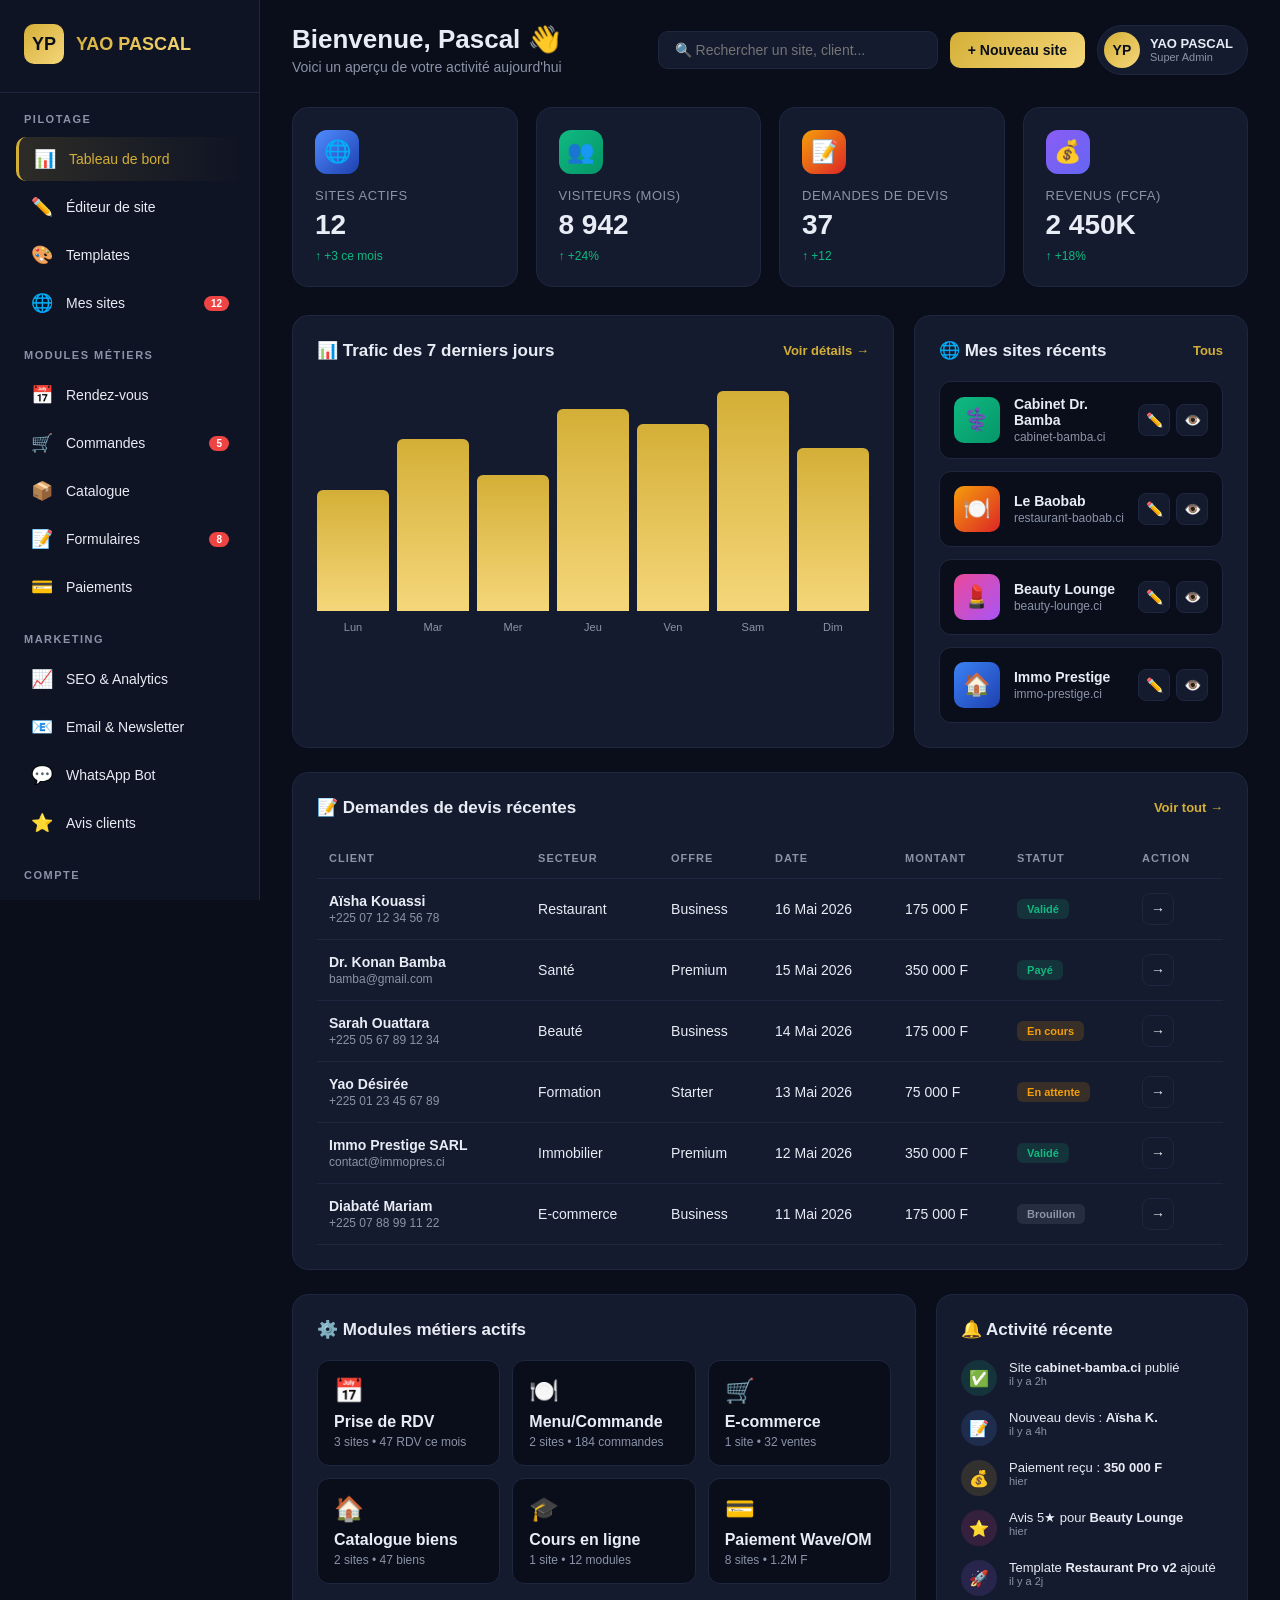
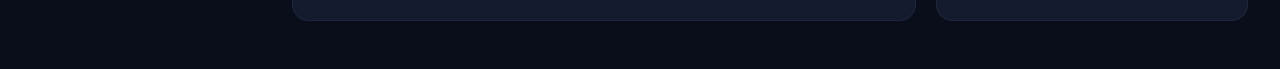
<file: dashboard.html>
<!DOCTYPE html>
<html lang="fr">
<head>
<meta charset="UTF-8">
<meta name="viewport" content="width=device-width,initial-scale=1">
<title>Dashboard Admin — YAO PASCAL</title>
<style>
*{margin:0;padding:0;box-sizing:border-box;font-family:'Segoe UI',sans-serif}
:root{--bg:#0a0e1a;--bg2:#0f1424;--card:#151b2e;--gold:#d4af37;--blue:#4f8cff;--cyan:#22d3ee;--text:#e8ecf5;--muted:#8a93a8;--border:#1f2740;--green:#10b981;--red:#ef4444;--orange:#f59e0b}
body{background:var(--bg);color:var(--text);min-height:100vh;display:flex}

/* SIDEBAR */
.sidebar{width:260px;background:var(--bg2);border-right:1px solid var(--border);padding:24px 0;position:fixed;height:100vh;overflow-y:auto;z-index:100;transition:.3s}
.sb-logo{display:flex;align-items:center;gap:12px;padding:0 24px 28px;border-bottom:1px solid var(--border);margin-bottom:20px}
.logo-icon{width:40px;height:40px;background:linear-gradient(135deg,#d4af37,#f5d77a);border-radius:10px;display:flex;align-items:center;justify-content:center;color:#0a0e1a;font-weight:900;font-size:18px}
.sb-logo span{font-weight:800;font-size:18px;background:linear-gradient(135deg,#d4af37,#f5d77a);-webkit-background-clip:text;-webkit-text-fill-color:transparent}
.sb-section{padding:0 16px;margin-bottom:24px}
.sb-section-title{font-size:11px;color:var(--muted);text-transform:uppercase;letter-spacing:1.5px;padding:0 8px 12px;font-weight:600}
.sb-link{display:flex;align-items:center;gap:12px;padding:11px 14px;color:var(--text);text-decoration:none;border-radius:10px;font-size:14px;margin-bottom:4px;transition:.2s;cursor:pointer}
.sb-link:hover{background:var(--card)}
.sb-link.active{background:linear-gradient(90deg,rgba(212,175,55,.15),transparent);color:var(--gold);border-left:3px solid var(--gold)}
.sb-link .ic{font-size:18px;width:24px;text-align:center}
.sb-link .badge{margin-left:auto;background:var(--red);color:white;font-size:10px;padding:2px 7px;border-radius:10px;font-weight:700}

/* MAIN */
.main{margin-left:260px;flex:1;padding:24px 32px;width:calc(100% - 260px)}
.topbar{display:flex;justify-content:space-between;align-items:center;margin-bottom:32px;flex-wrap:wrap;gap:16px}
.topbar h1{font-size:26px;font-weight:700}
.topbar h1 small{display:block;font-size:14px;color:var(--muted);font-weight:400;margin-top:4px}
.tb-actions{display:flex;gap:12px;align-items:center}
.search{background:var(--card);border:1px solid var(--border);border-radius:10px;padding:10px 16px;color:var(--text);width:280px;font-size:14px;outline:none}
.search:focus{border-color:var(--gold)}
.profile{display:flex;align-items:center;gap:10px;background:var(--card);padding:6px 14px 6px 6px;border-radius:30px;border:1px solid var(--border)}
.avatar{width:36px;height:36px;border-radius:50%;background:linear-gradient(135deg,#d4af37,#f5d77a);display:flex;align-items:center;justify-content:center;color:#0a0e1a;font-weight:700;font-size:14px}
.profile .info{font-size:13px}
.profile .name{font-weight:600}
.profile .role{font-size:11px;color:var(--muted)}
.btn{padding:10px 18px;border-radius:10px;font-weight:600;text-decoration:none;display:inline-flex;align-items:center;gap:8px;transition:.3s;border:none;cursor:pointer;font-size:14px}
.btn-primary{background:linear-gradient(135deg,#d4af37,#f5d77a);color:#0a0e1a}
.btn-primary:hover{transform:translateY(-2px);box-shadow:0 8px 20px rgba(212,175,55,.4)}
.btn-outline{border:1px solid var(--border);color:var(--text);background:transparent}
.btn-outline:hover{border-color:var(--gold);color:var(--gold)}

/* STATS */
.stats-grid{display:grid;grid-template-columns:repeat(auto-fit,minmax(220px,1fr));gap:18px;margin-bottom:28px}
.stat-card{background:var(--card);border:1px solid var(--border);border-radius:16px;padding:22px;position:relative;overflow:hidden;transition:.3s}
.stat-card:hover{border-color:var(--gold);transform:translateY(-3px)}
.stat-card .ic{width:44px;height:44px;border-radius:12px;display:flex;align-items:center;justify-content:center;font-size:22px;margin-bottom:14px}
.ic-blue{background:linear-gradient(135deg,#4f8cff,#1e40af)}
.ic-green{background:linear-gradient(135deg,#10b981,#059669)}
.ic-orange{background:linear-gradient(135deg,#f59e0b,#dc2626)}
.ic-purple{background:linear-gradient(135deg,#8b5cf6,#6366f1)}
.stat-card .lbl{font-size:13px;color:var(--muted);margin-bottom:6px;text-transform:uppercase;letter-spacing:.5px}
.stat-card .val{font-size:28px;font-weight:800}
.stat-card .change{font-size:12px;margin-top:8px;display:inline-flex;align-items:center;gap:4px}
.up{color:var(--green)}.down{color:var(--red)}

/* SECTIONS */
.row{display:grid;grid-template-columns:2fr 1fr;gap:20px;margin-bottom:24px}
.panel{background:var(--card);border:1px solid var(--border);border-radius:16px;padding:24px}
.panel-head{display:flex;justify-content:space-between;align-items:center;margin-bottom:20px}
.panel-head h2{font-size:17px;font-weight:700}
.panel-head a{color:var(--gold);font-size:13px;text-decoration:none;font-weight:600}

/* CHART */
.chart{height:240px;display:flex;align-items:flex-end;gap:8px;padding:10px 0}
.bar{flex:1;background:linear-gradient(180deg,#d4af37,#f5d77a);border-radius:6px 6px 0 0;position:relative;min-height:8px;transition:.3s;cursor:pointer}
.bar:hover{filter:brightness(1.2)}
.bar::after{content:attr(data-day);position:absolute;bottom:-22px;left:50%;transform:translateX(-50%);font-size:11px;color:var(--muted)}
.bar::before{content:attr(data-val);position:absolute;top:-22px;left:50%;transform:translateX(-50%);font-size:11px;color:var(--text);font-weight:600;opacity:0;transition:.3s}
.bar:hover::before{opacity:1}

/* TABLE */
table{width:100%;border-collapse:collapse}
th,td{text-align:left;padding:14px 12px;font-size:14px;border-bottom:1px solid var(--border)}
th{color:var(--muted);font-size:11px;text-transform:uppercase;letter-spacing:1px;font-weight:600}
tbody tr{transition:.2s}
tbody tr:hover{background:rgba(212,175,55,.04)}
.tag{padding:4px 10px;border-radius:6px;font-size:11px;font-weight:600;display:inline-block}
.t-active{background:rgba(16,185,129,.15);color:var(--green)}
.t-pending{background:rgba(245,158,11,.15);color:var(--orange)}
.t-draft{background:rgba(139,146,168,.15);color:var(--muted)}
.t-paid{background:rgba(16,185,129,.15);color:var(--green)}
.t-unpaid{background:rgba(239,68,68,.15);color:var(--red)}

/* SITE LIST */
.sites-list{display:flex;flex-direction:column;gap:12px}
.site-item{display:flex;align-items:center;gap:14px;padding:14px;background:var(--bg);border:1px solid var(--border);border-radius:12px;transition:.2s;cursor:pointer}
.site-item:hover{border-color:var(--gold);transform:translateX(4px)}
.site-thumb{width:46px;height:46px;border-radius:10px;display:flex;align-items:center;justify-content:center;font-size:22px;flex-shrink:0}
.site-info{flex:1;min-width:0}
.site-info .name{font-weight:600;font-size:14px;margin-bottom:2px}
.site-info .url{font-size:12px;color:var(--muted);overflow:hidden;text-overflow:ellipsis;white-space:nowrap}
.site-actions{display:flex;gap:6px}
.icon-btn{width:32px;height:32px;border-radius:8px;background:var(--card);border:1px solid var(--border);color:var(--text);display:flex;align-items:center;justify-content:center;cursor:pointer;transition:.2s;text-decoration:none;font-size:14px}
.icon-btn:hover{background:var(--gold);color:#0a0e1a;border-color:var(--gold)}

/* MENU TOGGLE */
.menu-btn{display:none;background:var(--card);border:1px solid var(--border);color:var(--text);padding:10px 14px;border-radius:10px;cursor:pointer;font-size:18px}

@media(max-width:980px){
  .row{grid-template-columns:1fr}
  .sidebar{transform:translateX(-100%)}
  .sidebar.open{transform:translateX(0)}
  .main{margin-left:0;width:100%}
  .menu-btn{display:block}
  .search{width:160px}
}
@media(max-width:600px){
  .main{padding:16px}
  .topbar h1{font-size:20px}
  .search{display:none}
}
</style>
</head>
<body>

<!-- SIDEBAR -->
<aside class="sidebar" id="sidebar">
  <div class="sb-logo"><div class="logo-icon">YP</div><span>YAO PASCAL</span></div>
  
  <div class="sb-section">
    <div class="sb-section-title">Pilotage</div>
    <a class="sb-link active"><span class="ic">📊</span>Tableau de bord</a>
    <a href="editor.html" class="sb-link"><span class="ic">✏️</span>Éditeur de site</a>
    <a href="templates.html" class="sb-link"><span class="ic">🎨</span>Templates</a>
    <a class="sb-link"><span class="ic">🌐</span>Mes sites <span class="badge">12</span></a>
  </div>

  <div class="sb-section">
    <div class="sb-section-title">Modules métiers</div>
    <a class="sb-link"><span class="ic">📅</span>Rendez-vous</a>
    <a class="sb-link"><span class="ic">🛒</span>Commandes <span class="badge">5</span></a>
    <a class="sb-link"><span class="ic">📦</span>Catalogue</a>
    <a class="sb-link"><span class="ic">📝</span>Formulaires <span class="badge">8</span></a>
    <a class="sb-link"><span class="ic">💳</span>Paiements</a>
  </div>

  <div class="sb-section">
    <div class="sb-section-title">Marketing</div>
    <a class="sb-link"><span class="ic">📈</span>SEO & Analytics</a>
    <a class="sb-link"><span class="ic">📧</span>Email & Newsletter</a>
    <a class="sb-link"><span class="ic">💬</span>WhatsApp Bot</a>
    <a class="sb-link"><span class="ic">⭐</span>Avis clients</a>
  </div>

  <div class="sb-section">
    <div class="sb-section-title">Compte</div>
    <a href="devis.html" class="sb-link"><span class="ic">💰</span>Devis & Facturation</a>
    <a class="sb-link"><span class="ic">⚙️</span>Paramètres</a>
    <a href="index.html" class="sb-link"><span class="ic">🚪</span>Déconnexion</a>
  </div>
</aside>

<!-- MAIN -->
<main class="main">
  <div class="topbar">
    <div style="display:flex;align-items:center;gap:14px">
      <button class="menu-btn" onclick="document.getElementById('sidebar').classList.toggle('open')">☰</button>
      <h1>Bienvenue, Pascal 👋<small>Voici un aperçu de votre activité aujourd'hui</small></h1>
    </div>
    <div class="tb-actions">
      <input class="search" placeholder="🔍 Rechercher un site, client...">
      <a href="devis.html" class="btn btn-primary">+ Nouveau site</a>
      <div class="profile"><div class="avatar">YP</div><div class="info"><div class="name">YAO PASCAL</div><div class="role">Super Admin</div></div></div>
    </div>
  </div>

  <!-- STATS -->
  <div class="stats-grid">
    <div class="stat-card"><div class="ic ic-blue">🌐</div><div class="lbl">Sites actifs</div><div class="val">12</div><div class="change up">↑ +3 ce mois</div></div>
    <div class="stat-card"><div class="ic ic-green">👥</div><div class="lbl">Visiteurs (mois)</div><div class="val">8 942</div><div class="change up">↑ +24%</div></div>
    <div class="stat-card"><div class="ic ic-orange">📝</div><div class="lbl">Demandes de devis</div><div class="val">37</div><div class="change up">↑ +12</div></div>
    <div class="stat-card"><div class="ic ic-purple">💰</div><div class="lbl">Revenus (FCFA)</div><div class="val">2 450K</div><div class="change up">↑ +18%</div></div>
  </div>

  <!-- ROW 1 : CHART + SITES -->
  <div class="row">
    <div class="panel">
      <div class="panel-head"><h2>📊 Trafic des 7 derniers jours</h2><a href="#">Voir détails →</a></div>
      <div class="chart">
        <div class="bar" data-day="Lun" data-val="820" style="height:55%"></div>
        <div class="bar" data-day="Mar" data-val="1240" style="height:78%"></div>
        <div class="bar" data-day="Mer" data-val="980" style="height:62%"></div>
        <div class="bar" data-day="Jeu" data-val="1560" style="height:92%"></div>
        <div class="bar" data-day="Ven" data-val="1380" style="height:85%"></div>
        <div class="bar" data-day="Sam" data-val="1720" style="height:100%"></div>
        <div class="bar" data-day="Dim" data-val="1240" style="height:74%"></div>
      </div>
    </div>
    <div class="panel">
      <div class="panel-head"><h2>🌐 Mes sites récents</h2><a href="#">Tous</a></div>
      <div class="sites-list">
        <div class="site-item">
          <div class="site-thumb" style="background:linear-gradient(135deg,#10b981,#059669)">⚕️</div>
          <div class="site-info"><div class="name">Cabinet Dr. Bamba</div><div class="url">cabinet-bamba.ci</div></div>
          <div class="site-actions"><a href="editor.html" class="icon-btn">✏️</a><a href="demos/sante.html" class="icon-btn">👁️</a></div>
        </div>
        <div class="site-item">
          <div class="site-thumb" style="background:linear-gradient(135deg,#f59e0b,#dc2626)">🍽️</div>
          <div class="site-info"><div class="name">Le Baobab</div><div class="url">restaurant-baobab.ci</div></div>
          <div class="site-actions"><a href="editor.html" class="icon-btn">✏️</a><a href="demos/restaurant.html" class="icon-btn">👁️</a></div>
        </div>
        <div class="site-item">
          <div class="site-thumb" style="background:linear-gradient(135deg,#ec4899,#a855f7)">💄</div>
          <div class="site-info"><div class="name">Beauty Lounge</div><div class="url">beauty-lounge.ci</div></div>
          <div class="site-actions"><a href="editor.html" class="icon-btn">✏️</a><a href="demos/beaute.html" class="icon-btn">👁️</a></div>
        </div>
        <div class="site-item">
          <div class="site-thumb" style="background:linear-gradient(135deg,#3b82f6,#1e40af)">🏠</div>
          <div class="site-info"><div class="name">Immo Prestige</div><div class="url">immo-prestige.ci</div></div>
          <div class="site-actions"><a href="editor.html" class="icon-btn">✏️</a><a href="demos/immobilier.html" class="icon-btn">👁️</a></div>
        </div>
      </div>
    </div>
  </div>

  <!-- DEVIS -->
  <div class="panel" style="margin-bottom:24px">
    <div class="panel-head"><h2>📝 Demandes de devis récentes</h2><a href="#">Voir tout →</a></div>
    <div style="overflow-x:auto"><table>
      <thead><tr><th>Client</th><th>Secteur</th><th>Offre</th><th>Date</th><th>Montant</th><th>Statut</th><th>Action</th></tr></thead>
      <tbody>
        <tr><td><b>Aïsha Kouassi</b><br><span style="font-size:12px;color:var(--muted)">+225 07 12 34 56 78</span></td><td>Restaurant</td><td>Business</td><td>16 Mai 2026</td><td>175 000 F</td><td><span class="tag t-active">Validé</span></td><td><a href="#" class="icon-btn">→</a></td></tr>
        <tr><td><b>Dr. Konan Bamba</b><br><span style="font-size:12px;color:var(--muted)">bamba@gmail.com</span></td><td>Santé</td><td>Premium</td><td>15 Mai 2026</td><td>350 000 F</td><td><span class="tag t-paid">Payé</span></td><td><a href="#" class="icon-btn">→</a></td></tr>
        <tr><td><b>Sarah Ouattara</b><br><span style="font-size:12px;color:var(--muted)">+225 05 67 89 12 34</span></td><td>Beauté</td><td>Business</td><td>14 Mai 2026</td><td>175 000 F</td><td><span class="tag t-pending">En cours</span></td><td><a href="#" class="icon-btn">→</a></td></tr>
        <tr><td><b>Yao Désirée</b><br><span style="font-size:12px;color:var(--muted)">+225 01 23 45 67 89</span></td><td>Formation</td><td>Starter</td><td>13 Mai 2026</td><td>75 000 F</td><td><span class="tag t-pending">En attente</span></td><td><a href="#" class="icon-btn">→</a></td></tr>
        <tr><td><b>Immo Prestige SARL</b><br><span style="font-size:12px;color:var(--muted)">contact@immopres.ci</span></td><td>Immobilier</td><td>Premium</td><td>12 Mai 2026</td><td>350 000 F</td><td><span class="tag t-active">Validé</span></td><td><a href="#" class="icon-btn">→</a></td></tr>
        <tr><td><b>Diabaté Mariam</b><br><span style="font-size:12px;color:var(--muted)">+225 07 88 99 11 22</span></td><td>E-commerce</td><td>Business</td><td>11 Mai 2026</td><td>175 000 F</td><td><span class="tag t-draft">Brouillon</span></td><td><a href="#" class="icon-btn">→</a></td></tr>
      </tbody>
    </table></div>
  </div>

  <!-- ROW 2 : MODULES + ACTIVITY -->
  <div class="row">
    <div class="panel">
      <div class="panel-head"><h2>⚙️ Modules métiers actifs</h2></div>
      <div style="display:grid;grid-template-columns:repeat(auto-fit,minmax(180px,1fr));gap:12px">
        <div style="padding:16px;background:var(--bg);border:1px solid var(--border);border-radius:12px"><div style="font-size:24px">📅</div><div style="font-weight:600;margin:8px 0 4px">Prise de RDV</div><div style="font-size:12px;color:var(--muted)">3 sites • 47 RDV ce mois</div></div>
        <div style="padding:16px;background:var(--bg);border:1px solid var(--border);border-radius:12px"><div style="font-size:24px">🍽️</div><div style="font-weight:600;margin:8px 0 4px">Menu/Commande</div><div style="font-size:12px;color:var(--muted)">2 sites • 184 commandes</div></div>
        <div style="padding:16px;background:var(--bg);border:1px solid var(--border);border-radius:12px"><div style="font-size:24px">🛒</div><div style="font-weight:600;margin:8px 0 4px">E-commerce</div><div style="font-size:12px;color:var(--muted)">1 site • 32 ventes</div></div>
        <div style="padding:16px;background:var(--bg);border:1px solid var(--border);border-radius:12px"><div style="font-size:24px">🏠</div><div style="font-weight:600;margin:8px 0 4px">Catalogue biens</div><div style="font-size:12px;color:var(--muted)">2 sites • 47 biens</div></div>
        <div style="padding:16px;background:var(--bg);border:1px solid var(--border);border-radius:12px"><div style="font-size:24px">🎓</div><div style="font-weight:600;margin:8px 0 4px">Cours en ligne</div><div style="font-size:12px;color:var(--muted)">1 site • 12 modules</div></div>
        <div style="padding:16px;background:var(--bg);border:1px solid var(--border);border-radius:12px"><div style="font-size:24px">💳</div><div style="font-weight:600;margin:8px 0 4px">Paiement Wave/OM</div><div style="font-size:12px;color:var(--muted)">8 sites • 1.2M F</div></div>
      </div>
    </div>
    <div class="panel">
      <div class="panel-head"><h2>🔔 Activité récente</h2></div>
      <div style="display:flex;flex-direction:column;gap:14px">
        <div style="display:flex;gap:12px"><div style="width:36px;height:36px;background:rgba(16,185,129,.15);border-radius:50%;display:flex;align-items:center;justify-content:center">✅</div><div><div style="font-size:13px">Site <b>cabinet-bamba.ci</b> publié</div><div style="font-size:11px;color:var(--muted)">il y a 2h</div></div></div>
        <div style="display:flex;gap:12px"><div style="width:36px;height:36px;background:rgba(79,140,255,.15);border-radius:50%;display:flex;align-items:center;justify-content:center">📝</div><div><div style="font-size:13px">Nouveau devis : <b>Aïsha K.</b></div><div style="font-size:11px;color:var(--muted)">il y a 4h</div></div></div>
        <div style="display:flex;gap:12px"><div style="width:36px;height:36px;background:rgba(212,175,55,.15);border-radius:50%;display:flex;align-items:center;justify-content:center">💰</div><div><div style="font-size:13px">Paiement reçu : <b>350 000 F</b></div><div style="font-size:11px;color:var(--muted)">hier</div></div></div>
        <div style="display:flex;gap:12px"><div style="width:36px;height:36px;background:rgba(236,72,153,.15);border-radius:50%;display:flex;align-items:center;justify-content:center">⭐</div><div><div style="font-size:13px">Avis 5★ pour <b>Beauty Lounge</b></div><div style="font-size:11px;color:var(--muted)">hier</div></div></div>
        <div style="display:flex;gap:12px"><div style="width:36px;height:36px;background:rgba(139,92,246,.15);border-radius:50%;display:flex;align-items:center;justify-content:center">🚀</div><div><div style="font-size:13px">Template <b>Restaurant Pro v2</b> ajouté</div><div style="font-size:11px;color:var(--muted)">il y a 2j</div></div></div>
      </div>
    </div>
  </div>

</main>

</body>
</html>
</file>
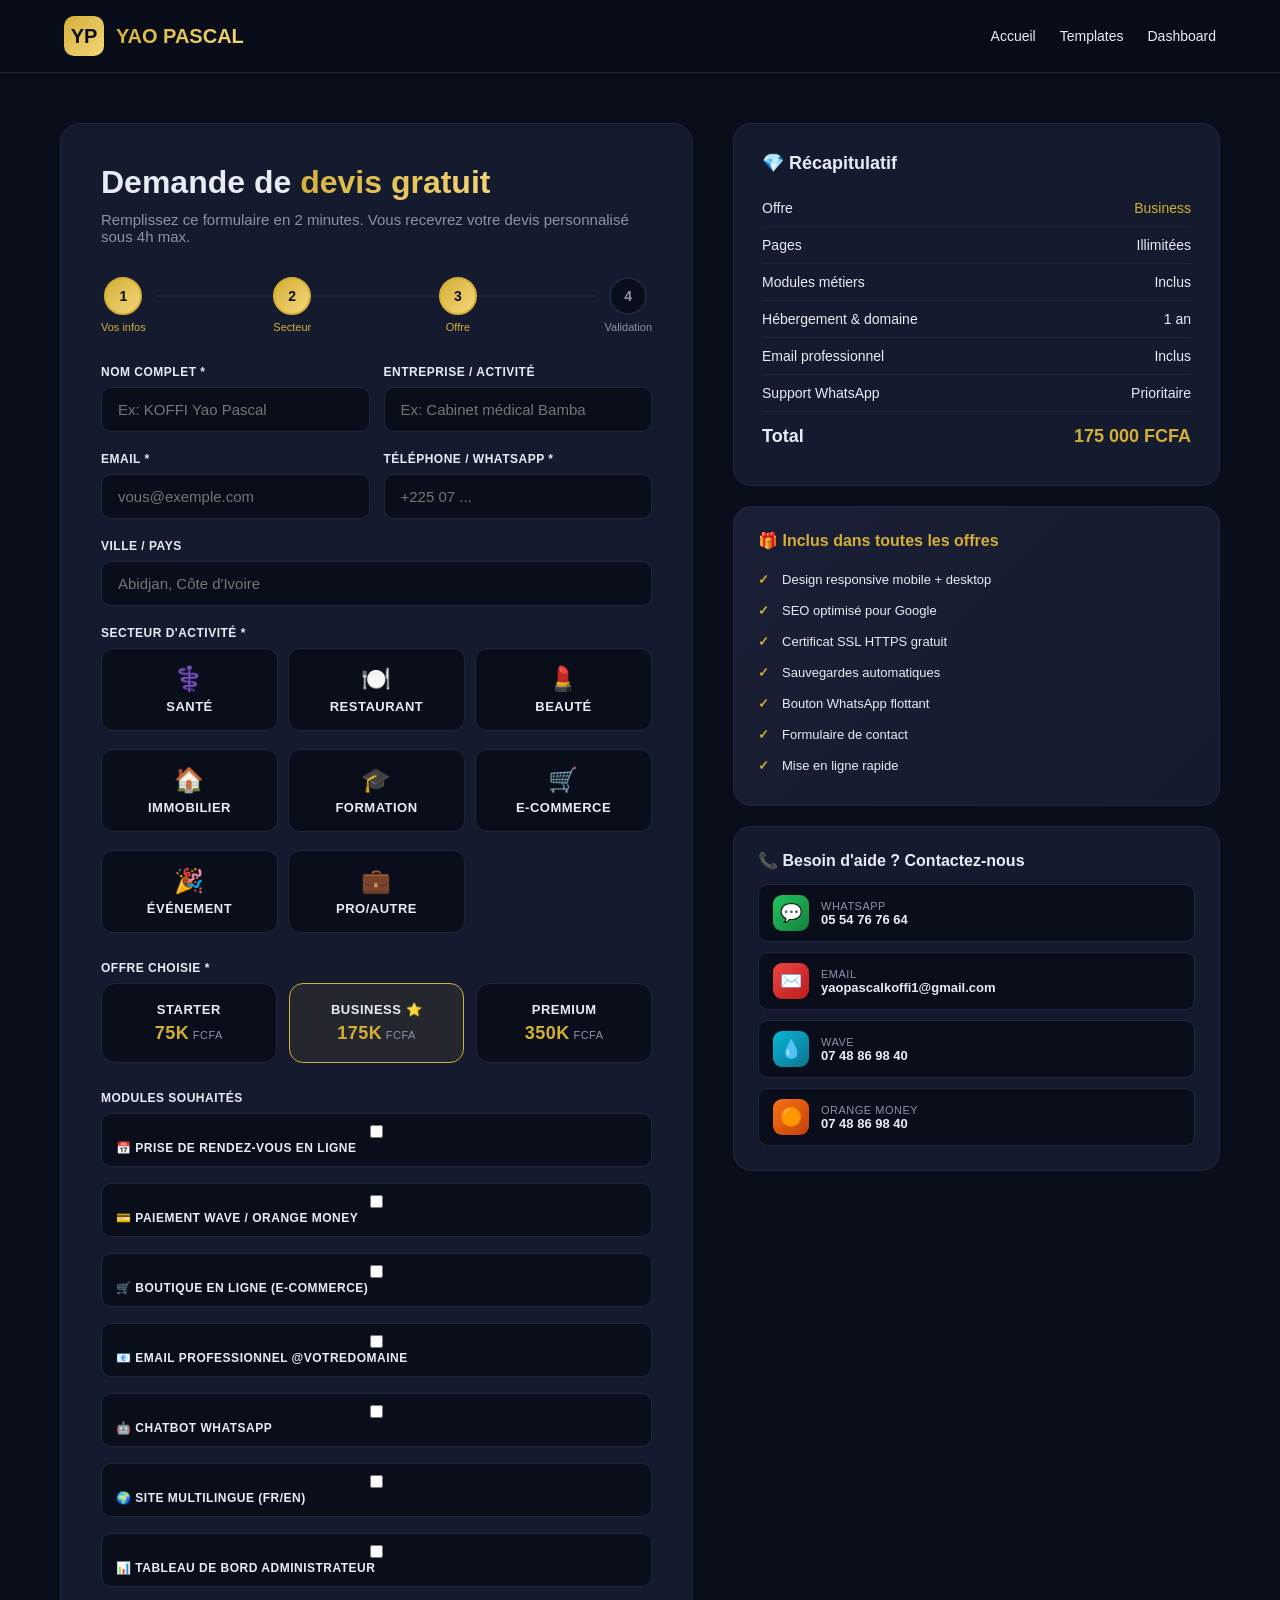
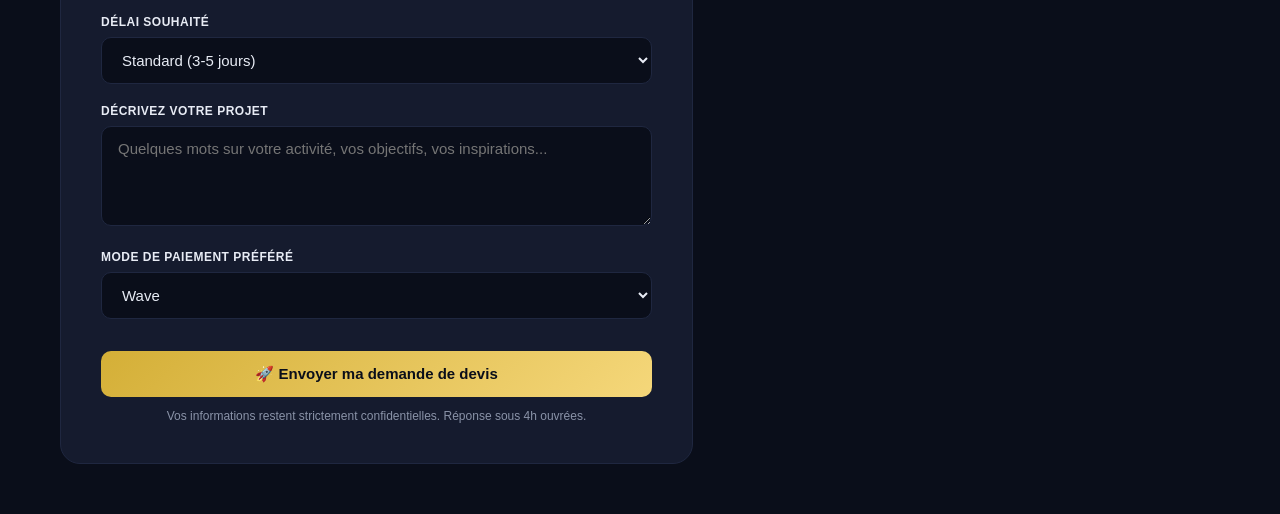
<file: devis.html>
<!DOCTYPE html>
<html lang="fr">
<head>
<meta charset="UTF-8">
<meta name="viewport" content="width=device-width,initial-scale=1">
<title>Demander un devis — YAO PASCAL</title>
<style>
*{margin:0;padding:0;box-sizing:border-box;font-family:'Segoe UI',sans-serif}
:root{--bg:#0a0e1a;--card:#151b2e;--gold:#d4af37;--gold2:#f5d77a;--text:#e8ecf5;--muted:#8a93a8;--border:#1f2740;--grad:linear-gradient(135deg,#d4af37,#f5d77a)}
body{background:var(--bg);color:var(--text);min-height:100vh}

.nav{position:sticky;top:0;z-index:100;background:rgba(10,14,26,.92);backdrop-filter:blur(20px);border-bottom:1px solid var(--border);padding:16px 5%;display:flex;justify-content:space-between;align-items:center}
.logo{display:flex;align-items:center;gap:12px;font-size:20px;font-weight:800;text-decoration:none;color:var(--text)}
.logo-icon{width:40px;height:40px;background:var(--grad);border-radius:10px;display:flex;align-items:center;justify-content:center;color:#0a0e1a;font-weight:900}
.logo span{background:var(--grad);-webkit-background-clip:text;-webkit-text-fill-color:transparent}
.nav-links{display:flex;gap:24px;list-style:none;align-items:center}
.nav-links a{color:var(--text);text-decoration:none;font-size:14px}

.wrap{max-width:1200px;margin:50px auto;padding:0 20px;display:grid;grid-template-columns:1.3fr 1fr;gap:40px}

.form-side{background:var(--card);border:1px solid var(--border);border-radius:20px;padding:40px}
.form-side h1{font-size:32px;font-weight:800;margin-bottom:10px}
.form-side h1 span{background:var(--grad);-webkit-background-clip:text;-webkit-text-fill-color:transparent}
.form-side .lead{color:var(--muted);margin-bottom:32px;font-size:15px}

.steps{display:flex;justify-content:space-between;margin-bottom:32px;position:relative}
.steps::before{content:'';position:absolute;top:18px;left:10%;right:10%;height:2px;background:var(--border);z-index:0}
.step{display:flex;flex-direction:column;align-items:center;gap:6px;position:relative;z-index:1}
.step-num{width:38px;height:38px;border-radius:50%;background:var(--bg);border:2px solid var(--border);display:flex;align-items:center;justify-content:center;font-weight:700;font-size:14px;color:var(--muted)}
.step.active .step-num{background:var(--grad);border-color:var(--gold);color:#0a0e1a}
.step.done .step-num{background:#10b981;border-color:#10b981;color:white}
.step .lbl{font-size:11px;color:var(--muted);text-align:center}
.step.active .lbl{color:var(--gold)}

.field{margin-bottom:20px}
.field label{display:block;font-size:12px;color:var(--text);margin-bottom:8px;font-weight:600;text-transform:uppercase;letter-spacing:.5px}
.field input,.field select,.field textarea{width:100%;background:var(--bg);border:1px solid var(--border);border-radius:10px;padding:13px 16px;color:var(--text);font-size:15px;font-family:inherit;transition:.2s}
.field input:focus,.field select:focus,.field textarea:focus{outline:none;border-color:var(--gold);box-shadow:0 0 0 3px rgba(212,175,55,.1)}
.field textarea{resize:vertical;min-height:100px}
.row2{display:grid;grid-template-columns:1fr 1fr;gap:14px}

.options{display:grid;grid-template-columns:repeat(auto-fit,minmax(140px,1fr));gap:10px}
.opt{position:relative;cursor:pointer}
.opt input{position:absolute;opacity:0}
.opt-card{background:var(--bg);border:1.5px solid var(--border);border-radius:12px;padding:16px 12px;text-align:center;transition:.2s}
.opt input:checked + .opt-card{border-color:var(--gold);background:rgba(212,175,55,.06)}
.opt-card .ic{font-size:24px;margin-bottom:6px}
.opt-card .nm{font-size:13px;font-weight:600}
.opt-card .desc{font-size:11px;color:var(--muted);margin-top:4px}

.offers{display:grid;grid-template-columns:repeat(3,1fr);gap:12px}
.offer{cursor:pointer;position:relative}
.offer input{position:absolute;opacity:0}
.offer-card{background:var(--bg);border:1.5px solid var(--border);border-radius:14px;padding:18px 14px;text-align:center;transition:.2s}
.offer input:checked + .offer-card{border-color:var(--gold);background:rgba(212,175,55,.08)}
.offer-card .nm{font-weight:700;font-size:13px;margin-bottom:6px}
.offer-card .pr{color:var(--gold);font-weight:800;font-size:18px}
.offer-card .pr small{color:var(--muted);font-size:11px;font-weight:400}

.checks{display:flex;flex-direction:column;gap:8px}
.check{display:flex;align-items:center;gap:10px;padding:11px 14px;background:var(--bg);border:1px solid var(--border);border-radius:10px;cursor:pointer;font-size:14px;transition:.2s}
.check:hover{border-color:var(--gold)}
.check input{accent-color:var(--gold)}

.btn{padding:14px 28px;border-radius:10px;font-weight:700;text-decoration:none;display:inline-flex;align-items:center;gap:8px;transition:.3s;border:none;cursor:pointer;font-size:15px;justify-content:center}
.btn-primary{background:var(--grad);color:#0a0e1a;width:100%;margin-top:12px}
.btn-primary:hover{transform:translateY(-2px);box-shadow:0 10px 30px rgba(212,175,55,.4)}

/* RIGHT - INFO & CONTACT */
.info-side{display:flex;flex-direction:column;gap:20px}
.summary{background:var(--card);border:1px solid var(--border);border-radius:18px;padding:28px}
.summary h3{font-size:18px;margin-bottom:16px;display:flex;align-items:center;gap:8px}
.sum-line{display:flex;justify-content:space-between;padding:10px 0;border-bottom:1px solid var(--border);font-size:14px}
.sum-line:last-child{border-bottom:none;padding-top:14px;font-weight:700;font-size:18px}
.sum-line .v{color:var(--gold)}

.advantage{background:linear-gradient(135deg,#1a1f35,#151b2e);border:1px solid var(--border);border-radius:18px;padding:24px}
.advantage h3{font-size:16px;margin-bottom:14px;color:var(--gold)}
.advantage ul{list-style:none}
.advantage li{padding:8px 0 8px 24px;font-size:13px;color:var(--text);position:relative}
.advantage li::before{content:'✓';position:absolute;left:0;color:var(--gold);font-weight:bold}

.contact-quick{background:var(--card);border:1px solid var(--border);border-radius:18px;padding:24px}
.contact-quick h3{font-size:16px;margin-bottom:14px}
.cq-list{display:flex;flex-direction:column;gap:10px}
.cq-item{display:flex;align-items:center;gap:12px;padding:10px 14px;background:var(--bg);border:1px solid var(--border);border-radius:10px;text-decoration:none;color:var(--text);transition:.2s;font-size:13px}
.cq-item:hover{border-color:var(--gold);transform:translateX(4px)}
.cq-icon{width:36px;height:36px;border-radius:9px;display:flex;align-items:center;justify-content:center;font-size:18px;flex-shrink:0}
.ic-mail{background:linear-gradient(135deg,#ef4444,#b91c1c)}
.ic-wave{background:linear-gradient(135deg,#06b6d4,#0e7490)}
.ic-orange{background:linear-gradient(135deg,#f97316,#c2410c)}
.ic-wa{background:linear-gradient(135deg,#22c55e,#15803d)}
.cq-item .lbl{font-size:11px;color:var(--muted);text-transform:uppercase;letter-spacing:.5px}
.cq-item .val{font-weight:600;font-size:13px}

.success{display:none;background:linear-gradient(135deg,#065f46,#10b981);border-radius:14px;padding:20px;text-align:center;margin-top:16px}
.success.show{display:block}
.success h3{margin-bottom:8px}

@media(max-width:900px){.wrap{grid-template-columns:1fr}}
</style>
</head>
<body>

<nav class="nav">
  <a href="index.html" class="logo"><div class="logo-icon">YP</div><span>YAO PASCAL</span></a>
  <ul class="nav-links">
    <li><a href="index.html">Accueil</a></li>
    <li><a href="templates.html">Templates</a></li>
    <li><a href="dashboard.html">Dashboard</a></li>
  </ul>
</nav>

<div class="wrap">
  
  <!-- FORM -->
  <div class="form-side">
    <h1>Demande de <span>devis gratuit</span></h1>
    <p class="lead">Remplissez ce formulaire en 2 minutes. Vous recevrez votre devis personnalisé sous 4h max.</p>

    <div class="steps">
      <div class="step active"><div class="step-num">1</div><div class="lbl">Vos infos</div></div>
      <div class="step active"><div class="step-num">2</div><div class="lbl">Secteur</div></div>
      <div class="step active"><div class="step-num">3</div><div class="lbl">Offre</div></div>
      <div class="step"><div class="step-num">4</div><div class="lbl">Validation</div></div>
    </div>

    <form id="devisForm" onsubmit="submitForm(event)">
      
      <!-- IDENTITÉ -->
      <div class="row2">
        <div class="field"><label>Nom complet *</label><input type="text" required placeholder="Ex: KOFFI Yao Pascal"></div>
        <div class="field"><label>Entreprise / Activité</label><input type="text" placeholder="Ex: Cabinet médical Bamba"></div>
      </div>
      <div class="row2">
        <div class="field"><label>Email *</label><input type="email" required placeholder="vous@exemple.com"></div>
        <div class="field"><label>Téléphone / WhatsApp *</label><input type="tel" required placeholder="+225 07 ..."></div>
      </div>
      <div class="field"><label>Ville / Pays</label><input type="text" placeholder="Abidjan, Côte d'Ivoire"></div>

      <!-- SECTEUR -->
      <div class="field">
        <label>Secteur d'activité *</label>
        <div class="options">
          <label class="opt"><input type="radio" name="sec" value="sante"><div class="opt-card"><div class="ic">⚕️</div><div class="nm">Santé</div></div></label>
          <label class="opt"><input type="radio" name="sec" value="resto"><div class="opt-card"><div class="ic">🍽️</div><div class="nm">Restaurant</div></div></label>
          <label class="opt"><input type="radio" name="sec" value="beaute"><div class="opt-card"><div class="ic">💄</div><div class="nm">Beauté</div></div></label>
          <label class="opt"><input type="radio" name="sec" value="immo"><div class="opt-card"><div class="ic">🏠</div><div class="nm">Immobilier</div></div></label>
          <label class="opt"><input type="radio" name="sec" value="form"><div class="opt-card"><div class="ic">🎓</div><div class="nm">Formation</div></div></label>
          <label class="opt"><input type="radio" name="sec" value="ecom"><div class="opt-card"><div class="ic">🛒</div><div class="nm">E-commerce</div></div></label>
          <label class="opt"><input type="radio" name="sec" value="event"><div class="opt-card"><div class="ic">🎉</div><div class="nm">Événement</div></div></label>
          <label class="opt"><input type="radio" name="sec" value="pro"><div class="opt-card"><div class="ic">💼</div><div class="nm">Pro/Autre</div></div></label>
        </div>
      </div>

      <!-- OFFRE -->
      <div class="field">
        <label>Offre choisie *</label>
        <div class="offers">
          <label class="offer"><input type="radio" name="off" value="starter"><div class="offer-card"><div class="nm">STARTER</div><div class="pr">75K<small> FCFA</small></div></div></label>
          <label class="offer"><input type="radio" name="off" value="business" checked><div class="offer-card"><div class="nm">BUSINESS ⭐</div><div class="pr">175K<small> FCFA</small></div></div></label>
          <label class="offer"><input type="radio" name="off" value="premium"><div class="offer-card"><div class="nm">PREMIUM</div><div class="pr">350K<small> FCFA</small></div></div></label>
        </div>
      </div>

      <!-- MODULES -->
      <div class="field">
        <label>Modules souhaités</label>
        <div class="checks">
          <label class="check"><input type="checkbox"> 📅 Prise de rendez-vous en ligne</label>
          <label class="check"><input type="checkbox"> 💳 Paiement Wave / Orange Money</label>
          <label class="check"><input type="checkbox"> 🛒 Boutique en ligne (e-commerce)</label>
          <label class="check"><input type="checkbox"> 📧 Email professionnel @votredomaine</label>
          <label class="check"><input type="checkbox"> 🤖 Chatbot WhatsApp</label>
          <label class="check"><input type="checkbox"> 🌍 Site multilingue (FR/EN)</label>
          <label class="check"><input type="checkbox"> 📊 Tableau de bord administrateur</label>
        </div>
      </div>

      <!-- DÉLAI -->
      <div class="field">
        <label>Délai souhaité</label>
        <select><option>Urgent (24-48h)</option><option selected>Standard (3-5 jours)</option><option>Pas pressé (1-2 semaines)</option></select>
      </div>

      <!-- DESCRIPTION -->
      <div class="field"><label>Décrivez votre projet</label><textarea placeholder="Quelques mots sur votre activité, vos objectifs, vos inspirations..."></textarea></div>

      <!-- BUDGET -->
      <div class="field">
        <label>Mode de paiement préféré</label>
        <select><option>Wave</option><option>Orange Money</option><option>MTN MoMo</option><option>Virement bancaire</option><option>Espèces</option></select>
      </div>

      <button type="submit" class="btn btn-primary">🚀 Envoyer ma demande de devis</button>
      <p style="font-size:12px;color:var(--muted);text-align:center;margin-top:12px">Vos informations restent strictement confidentielles. Réponse sous 4h ouvrées.</p>

      <div class="success" id="success">
        <h3>✅ Demande envoyée avec succès !</h3>
        <p>YAO PASCAL vous contactera très bientôt par WhatsApp ou email. Merci pour votre confiance !</p>
      </div>
    </form>
  </div>

  <!-- INFO -->
  <div class="info-side">
    
    <div class="summary">
      <h3>💎 Récapitulatif</h3>
      <div class="sum-line"><span>Offre</span><span class="v">Business</span></div>
      <div class="sum-line"><span>Pages</span><span>Illimitées</span></div>
      <div class="sum-line"><span>Modules métiers</span><span>Inclus</span></div>
      <div class="sum-line"><span>Hébergement & domaine</span><span>1 an</span></div>
      <div class="sum-line"><span>Email professionnel</span><span>Inclus</span></div>
      <div class="sum-line"><span>Support WhatsApp</span><span>Prioritaire</span></div>
      <div class="sum-line"><span>Total</span><span class="v">175 000 FCFA</span></div>
    </div>

    <div class="advantage">
      <h3>🎁 Inclus dans toutes les offres</h3>
      <ul>
        <li>Design responsive mobile + desktop</li>
        <li>SEO optimisé pour Google</li>
        <li>Certificat SSL HTTPS gratuit</li>
        <li>Sauvegardes automatiques</li>
        <li>Bouton WhatsApp flottant</li>
        <li>Formulaire de contact</li>
        <li>Mise en ligne rapide</li>
      </ul>
    </div>

    <div class="contact-quick">
      <h3>📞 Besoin d'aide ? Contactez-nous</h3>
      <div class="cq-list">
        <a href="https://wa.me/2250554767664" target="_blank" class="cq-item">
          <div class="cq-icon ic-wa">💬</div>
          <div><div class="lbl">WhatsApp</div><div class="val">05 54 76 76 64</div></div>
        </a>
        <a href="mailto:yaopascalkoffi1@gmail.com" class="cq-item">
          <div class="cq-icon ic-mail">✉️</div>
          <div><div class="lbl">Email</div><div class="val">yaopascalkoffi1@gmail.com</div></div>
        </a>
        <div class="cq-item">
          <div class="cq-icon ic-wave">💧</div>
          <div><div class="lbl">Wave</div><div class="val">07 48 86 98 40</div></div>
        </div>
        <div class="cq-item">
          <div class="cq-icon ic-orange">🟠</div>
          <div><div class="lbl">Orange Money</div><div class="val">07 48 86 98 40</div></div>
        </div>
      </div>
    </div>
  </div>
</div>

<script>
function submitForm(e){
  e.preventDefault();
  document.getElementById('success').classList.add('show');
  window.scrollTo({top:document.getElementById('success').offsetTop-100,behavior:'smooth'});
}
// Pre-select offer from URL
const params=new URLSearchParams(location.search);
const offre=params.get('offre');
if(offre){
  const r=document.querySelector(`input[name="off"][value="${offre}"]`);
  if(r){r.checked=true}
}
</script>
</body>
</html>
</file>
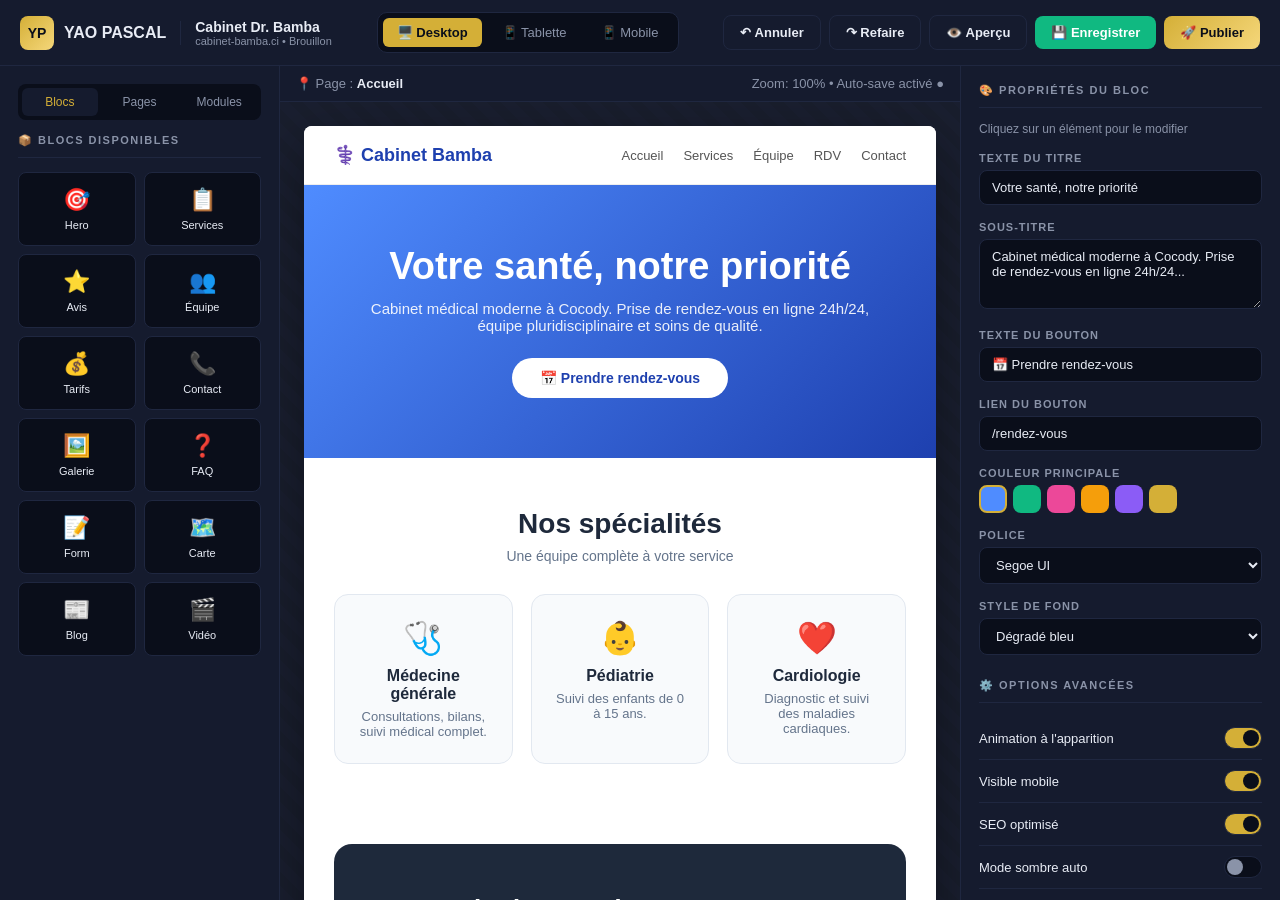
<file: editor.html>
<!DOCTYPE html>
<html lang="fr">
<head>
<meta charset="UTF-8">
<meta name="viewport" content="width=device-width,initial-scale=1">
<title>Éditeur de site — YAO PASCAL</title>
<style>
*{margin:0;padding:0;box-sizing:border-box;font-family:'Segoe UI',sans-serif}
:root{--bg:#0a0e1a;--card:#151b2e;--gold:#d4af37;--text:#e8ecf5;--muted:#8a93a8;--border:#1f2740;--grad:linear-gradient(135deg,#d4af37,#f5d77a)}
body{background:var(--bg);color:var(--text);height:100vh;overflow:hidden;display:flex;flex-direction:column}

/* TOP BAR */
.topbar{background:var(--card);border-bottom:1px solid var(--border);padding:12px 20px;display:flex;justify-content:space-between;align-items:center;gap:16px;flex-wrap:wrap}
.tb-left{display:flex;align-items:center;gap:14px}
.logo{display:flex;align-items:center;gap:10px;font-weight:800;font-size:16px;text-decoration:none;color:var(--text)}
.logo-icon{width:34px;height:34px;background:var(--grad);border-radius:8px;display:flex;align-items:center;justify-content:center;color:#0a0e1a;font-weight:900;font-size:14px}
.divider{width:1px;height:24px;background:var(--border)}
.proj-name{font-size:14px;font-weight:600}
.proj-name small{display:block;font-size:11px;color:var(--muted);font-weight:400}
.tb-mid{display:flex;gap:6px;background:var(--bg);padding:5px;border-radius:10px;border:1px solid var(--border)}
.view-btn{padding:7px 14px;border:none;background:transparent;color:var(--muted);border-radius:6px;cursor:pointer;font-size:13px;transition:.2s}
.view-btn.active{background:var(--gold);color:#0a0e1a;font-weight:600}
.tb-right{display:flex;gap:8px;align-items:center}
.btn{padding:9px 16px;border-radius:8px;font-weight:600;text-decoration:none;display:inline-flex;align-items:center;gap:6px;transition:.3s;border:none;cursor:pointer;font-size:13px}
.btn-primary{background:var(--grad);color:#0a0e1a}
.btn-outline{border:1px solid var(--border);color:var(--text);background:transparent}
.btn-outline:hover{border-color:var(--gold);color:var(--gold)}
.btn-success{background:#10b981;color:white}

/* MAIN */
.workspace{flex:1;display:grid;grid-template-columns:280px 1fr 320px;overflow:hidden}

/* LEFT PANEL - BLOCKS */
.left-panel{background:var(--card);border-right:1px solid var(--border);overflow-y:auto;padding:18px}
.panel-title{font-size:11px;color:var(--muted);text-transform:uppercase;letter-spacing:1.5px;font-weight:700;margin-bottom:14px;padding-bottom:10px;border-bottom:1px solid var(--border)}
.section-tab{display:flex;gap:4px;margin-bottom:14px;background:var(--bg);padding:4px;border-radius:8px}
.section-tab button{flex:1;padding:7px;background:transparent;border:none;color:var(--muted);font-size:12px;cursor:pointer;border-radius:6px}
.section-tab button.active{background:var(--card);color:var(--gold)}
.block-grid{display:grid;grid-template-columns:1fr 1fr;gap:8px}
.block{background:var(--bg);border:1px solid var(--border);border-radius:8px;padding:14px 8px;text-align:center;cursor:grab;transition:.2s}
.block:hover{border-color:var(--gold);background:rgba(212,175,55,.05)}
.block .ic{font-size:22px;margin-bottom:6px}
.block .nm{font-size:11px;font-weight:500}

.pages-list{display:flex;flex-direction:column;gap:6px;margin-top:10px}
.page-item{display:flex;align-items:center;gap:8px;padding:9px 10px;background:var(--bg);border:1px solid var(--border);border-radius:8px;font-size:13px;cursor:pointer}
.page-item:hover,.page-item.active{border-color:var(--gold)}
.page-item.active{background:rgba(212,175,55,.08)}

/* CANVAS */
.canvas-wrap{background:#1a1f30;display:flex;flex-direction:column;overflow:hidden}
.canvas-toolbar{background:var(--card);padding:10px 16px;display:flex;justify-content:space-between;align-items:center;border-bottom:1px solid var(--border);font-size:13px;color:var(--muted)}
.canvas{flex:1;overflow:auto;display:flex;justify-content:center;padding:24px;background:repeating-linear-gradient(45deg,#1a1f30,#1a1f30 10px,#191e2d 10px,#191e2d 20px)}
.frame{background:white;width:100%;max-width:980px;min-height:1200px;border-radius:8px;box-shadow:0 20px 60px rgba(0,0,0,.4);overflow:hidden;color:#222;transition:.3s}
.frame.tablet{max-width:768px}
.frame.mobile{max-width:380px}

/* PREVIEW SITE INSIDE FRAME */
.f-nav{background:#fff;padding:18px 30px;display:flex;justify-content:space-between;align-items:center;border-bottom:1px solid #eee}
.f-logo{font-weight:800;font-size:18px;color:#1e40af}
.f-nav-links{display:flex;gap:20px;font-size:13px;color:#555}
.f-hero{padding:60px 30px;background:linear-gradient(135deg,#4f8cff,#1e40af);color:white;text-align:center}
.f-hero h1{font-size:38px;font-weight:800;margin-bottom:12px}
.f-hero p{opacity:.9;max-width:520px;margin:0 auto 24px;font-size:15px}
.f-btn{background:white;color:#1e40af;padding:12px 28px;border-radius:30px;font-weight:700;font-size:14px;display:inline-block}
.f-section{padding:50px 30px}
.f-section h2{font-size:28px;font-weight:800;margin-bottom:8px;text-align:center;color:#1e293b}
.f-section .sub{text-align:center;color:#64748b;margin-bottom:30px;font-size:14px}
.f-grid{display:grid;grid-template-columns:repeat(3,1fr);gap:18px}
.f-card{background:#f8fafc;border:1px solid #e2e8f0;border-radius:14px;padding:24px;text-align:center}
.f-card .ic{font-size:32px;margin-bottom:10px}
.f-card h3{font-size:16px;font-weight:700;margin-bottom:6px;color:#1e293b}
.f-card p{font-size:13px;color:#64748b}
.f-cta{background:#1e293b;color:white;padding:50px 30px;text-align:center;border-radius:18px;margin:30px}
.f-cta h2{color:white;font-size:26px;margin-bottom:14px}
.f-foot{background:#0f172a;color:#94a3b8;padding:30px;text-align:center;font-size:12px}

.editable{position:relative;outline:2px dashed transparent;transition:.2s;cursor:pointer}
.editable:hover{outline-color:var(--gold);outline-offset:4px}
.editable.selected{outline:2px solid var(--gold);outline-offset:4px}

/* RIGHT PANEL */
.right-panel{background:var(--card);border-left:1px solid var(--border);overflow-y:auto;padding:18px}
.field{margin-bottom:16px}
.field label{display:block;font-size:11px;color:var(--muted);text-transform:uppercase;letter-spacing:1px;margin-bottom:6px;font-weight:600}
.field input,.field select,.field textarea{width:100%;background:var(--bg);border:1px solid var(--border);border-radius:8px;padding:9px 12px;color:var(--text);font-size:13px;font-family:inherit}
.field input:focus,.field select:focus,.field textarea:focus{outline:none;border-color:var(--gold)}
.field textarea{resize:vertical;min-height:70px}
.color-picker{display:flex;gap:6px;flex-wrap:wrap;margin-top:6px}
.color-dot{width:28px;height:28px;border-radius:8px;cursor:pointer;border:2px solid transparent}
.color-dot.active{border-color:var(--gold)}
.toggle-row{display:flex;justify-content:space-between;align-items:center;padding:10px 0;border-bottom:1px solid var(--border)}
.toggle-row .lbl{font-size:13px}
.switch{position:relative;width:38px;height:22px;background:var(--bg);border-radius:11px;cursor:pointer;border:1px solid var(--border)}
.switch::after{content:'';position:absolute;width:16px;height:16px;background:var(--muted);border-radius:50%;top:2px;left:2px;transition:.3s}
.switch.on{background:var(--gold)}
.switch.on::after{left:18px;background:#0a0e1a}

@media(max-width:1100px){
  .workspace{grid-template-columns:1fr}
  .left-panel,.right-panel{display:none}
}
</style>
</head>
<body>

<!-- TOPBAR -->
<div class="topbar">
  <div class="tb-left">
    <a href="dashboard.html" class="logo"><div class="logo-icon">YP</div>YAO PASCAL</a>
    <div class="divider"></div>
    <div class="proj-name">Cabinet Dr. Bamba<small>cabinet-bamba.ci • Brouillon</small></div>
  </div>
  <div class="tb-mid">
    <button class="view-btn active" onclick="switchView('desktop',this)">🖥️ Desktop</button>
    <button class="view-btn" onclick="switchView('tablet',this)">📱 Tablette</button>
    <button class="view-btn" onclick="switchView('mobile',this)">📱 Mobile</button>
  </div>
  <div class="tb-right">
    <button class="btn btn-outline">↶ Annuler</button>
    <button class="btn btn-outline">↷ Refaire</button>
    <button class="btn btn-outline">👁️ Aperçu</button>
    <button class="btn btn-success">💾 Enregistrer</button>
    <button class="btn btn-primary">🚀 Publier</button>
  </div>
</div>

<!-- WORKSPACE -->
<div class="workspace">
  
  <!-- LEFT - BLOCKS & PAGES -->
  <aside class="left-panel">
    <div class="section-tab">
      <button class="active" onclick="switchTab(0,this)">Blocs</button>
      <button onclick="switchTab(1,this)">Pages</button>
      <button onclick="switchTab(2,this)">Modules</button>
    </div>

    <div id="tab-0">
      <div class="panel-title">📦 Blocs disponibles</div>
      <div class="block-grid">
        <div class="block" draggable="true"><div class="ic">🎯</div><div class="nm">Hero</div></div>
        <div class="block" draggable="true"><div class="ic">📋</div><div class="nm">Services</div></div>
        <div class="block" draggable="true"><div class="ic">⭐</div><div class="nm">Avis</div></div>
        <div class="block" draggable="true"><div class="ic">👥</div><div class="nm">Équipe</div></div>
        <div class="block" draggable="true"><div class="ic">💰</div><div class="nm">Tarifs</div></div>
        <div class="block" draggable="true"><div class="ic">📞</div><div class="nm">Contact</div></div>
        <div class="block" draggable="true"><div class="ic">🖼️</div><div class="nm">Galerie</div></div>
        <div class="block" draggable="true"><div class="ic">❓</div><div class="nm">FAQ</div></div>
        <div class="block" draggable="true"><div class="ic">📝</div><div class="nm">Form</div></div>
        <div class="block" draggable="true"><div class="ic">🗺️</div><div class="nm">Carte</div></div>
        <div class="block" draggable="true"><div class="ic">📰</div><div class="nm">Blog</div></div>
        <div class="block" draggable="true"><div class="ic">🎬</div><div class="nm">Vidéo</div></div>
      </div>
    </div>

    <div id="tab-1" style="display:none">
      <div class="panel-title">📄 Pages du site</div>
      <div class="pages-list">
        <div class="page-item active">🏠 Accueil</div>
        <div class="page-item">⚕️ Services</div>
        <div class="page-item">👨‍⚕️ Équipe</div>
        <div class="page-item">📅 Rendez-vous</div>
        <div class="page-item">📰 Actualités</div>
        <div class="page-item">📞 Contact</div>
        <div class="page-item" style="color:var(--gold);justify-content:center">+ Nouvelle page</div>
      </div>
    </div>

    <div id="tab-2" style="display:none">
      <div class="panel-title">⚙️ Modules métiers</div>
      <div class="pages-list">
        <div class="page-item">📅 Prise de RDV <span style="margin-left:auto;color:#10b981;font-size:11px">●</span></div>
        <div class="page-item">💳 Paiement Wave/OM</div>
        <div class="page-item">📧 Email automatique <span style="margin-left:auto;color:#10b981;font-size:11px">●</span></div>
        <div class="page-item">🤖 ChatBot WhatsApp <span style="margin-left:auto;color:#10b981;font-size:11px">●</span></div>
        <div class="page-item">🛒 Panier</div>
        <div class="page-item">📊 Analytics</div>
        <div class="page-item">🌍 Multilingue</div>
        <div class="page-item">📈 SEO Auto <span style="margin-left:auto;color:#10b981;font-size:11px">●</span></div>
      </div>
    </div>
  </aside>

  <!-- CANVAS -->
  <div class="canvas-wrap">
    <div class="canvas-toolbar">
      <div>📍 Page : <b style="color:var(--text)">Accueil</b></div>
      <div>Zoom: 100% • Auto-save activé ●</div>
    </div>
    <div class="canvas">
      <div class="frame" id="frame">
        <div class="f-nav">
          <div class="f-logo editable" onclick="select(this)">⚕️ Cabinet Bamba</div>
          <div class="f-nav-links"><span>Accueil</span><span>Services</span><span>Équipe</span><span>RDV</span><span>Contact</span></div>
        </div>
        <div class="f-hero editable" onclick="select(this)">
          <h1>Votre santé, notre priorité</h1>
          <p>Cabinet médical moderne à Cocody. Prise de rendez-vous en ligne 24h/24, équipe pluridisciplinaire et soins de qualité.</p>
          <span class="f-btn">📅 Prendre rendez-vous</span>
        </div>
        <div class="f-section editable" onclick="select(this)">
          <h2>Nos spécialités</h2>
          <p class="sub">Une équipe complète à votre service</p>
          <div class="f-grid">
            <div class="f-card"><div class="ic">🩺</div><h3>Médecine générale</h3><p>Consultations, bilans, suivi médical complet.</p></div>
            <div class="f-card"><div class="ic">👶</div><h3>Pédiatrie</h3><p>Suivi des enfants de 0 à 15 ans.</p></div>
            <div class="f-card"><div class="ic">❤️</div><h3>Cardiologie</h3><p>Diagnostic et suivi des maladies cardiaques.</p></div>
          </div>
        </div>
        <div class="f-cta editable" onclick="select(this)">
          <h2>Besoin d'un rendez-vous urgent ?</h2>
          <p style="margin-bottom:18px;opacity:.85">Notre équipe est disponible 7j/7 pour vous recevoir.</p>
          <span class="f-btn">📞 Nous contacter</span>
        </div>
        <div class="f-foot">© 2026 Cabinet Bamba — Site créé par YAO PASCAL</div>
      </div>
    </div>
  </div>

  <!-- RIGHT PANEL - PROPERTIES -->
  <aside class="right-panel">
    <div class="panel-title">🎨 Propriétés du bloc</div>
    <p style="font-size:12px;color:var(--muted);margin-bottom:16px">Cliquez sur un élément pour le modifier</p>

    <div class="field">
      <label>Texte du titre</label>
      <input value="Votre santé, notre priorité">
    </div>
    <div class="field">
      <label>Sous-titre</label>
      <textarea>Cabinet médical moderne à Cocody. Prise de rendez-vous en ligne 24h/24...</textarea>
    </div>
    <div class="field">
      <label>Texte du bouton</label>
      <input value="📅 Prendre rendez-vous">
    </div>
    <div class="field">
      <label>Lien du bouton</label>
      <input value="/rendez-vous">
    </div>
    <div class="field">
      <label>Couleur principale</label>
      <div class="color-picker">
        <div class="color-dot active" style="background:#4f8cff"></div>
        <div class="color-dot" style="background:#10b981"></div>
        <div class="color-dot" style="background:#ec4899"></div>
        <div class="color-dot" style="background:#f59e0b"></div>
        <div class="color-dot" style="background:#8b5cf6"></div>
        <div class="color-dot" style="background:#d4af37"></div>
      </div>
    </div>
    <div class="field">
      <label>Police</label>
      <select><option>Segoe UI</option><option>Poppins</option><option>Inter</option><option>Montserrat</option><option>Playfair Display</option></select>
    </div>
    <div class="field">
      <label>Style de fond</label>
      <select><option>Dégradé bleu</option><option>Image</option><option>Couleur unie</option><option>Vidéo</option></select>
    </div>

    <div class="panel-title" style="margin-top:24px">⚙️ Options avancées</div>
    <div class="toggle-row"><div class="lbl">Animation à l'apparition</div><div class="switch on" onclick="this.classList.toggle('on')"></div></div>
    <div class="toggle-row"><div class="lbl">Visible mobile</div><div class="switch on" onclick="this.classList.toggle('on')"></div></div>
    <div class="toggle-row"><div class="lbl">SEO optimisé</div><div class="switch on" onclick="this.classList.toggle('on')"></div></div>
    <div class="toggle-row"><div class="lbl">Mode sombre auto</div><div class="switch" onclick="this.classList.toggle('on')"></div></div>

    <button class="btn btn-primary" style="width:100%;margin-top:20px">💾 Appliquer les modifications</button>
  </aside>

</div>

<script>
function switchView(v,btn){
  document.querySelectorAll('.view-btn').forEach(b=>b.classList.remove('active'));
  btn.classList.add('active');
  const f=document.getElementById('frame');
  f.classList.remove('tablet','mobile');
  if(v!=='desktop')f.classList.add(v);
}
function switchTab(i,btn){
  document.querySelectorAll('.section-tab button').forEach(b=>b.classList.remove('active'));
  btn.classList.add('active');
  document.querySelectorAll('[id^="tab-"]').forEach(t=>t.style.display='none');
  document.getElementById('tab-'+i).style.display='block';
}
function select(el){
  document.querySelectorAll('.editable').forEach(e=>e.classList.remove('selected'));
  el.classList.add('selected');
}
document.querySelectorAll('.color-dot').forEach(d=>d.addEventListener('click',()=>{
  document.querySelectorAll('.color-dot').forEach(x=>x.classList.remove('active'));
  d.classList.add('active');
}));
</script>
</body>
</html>
</file>
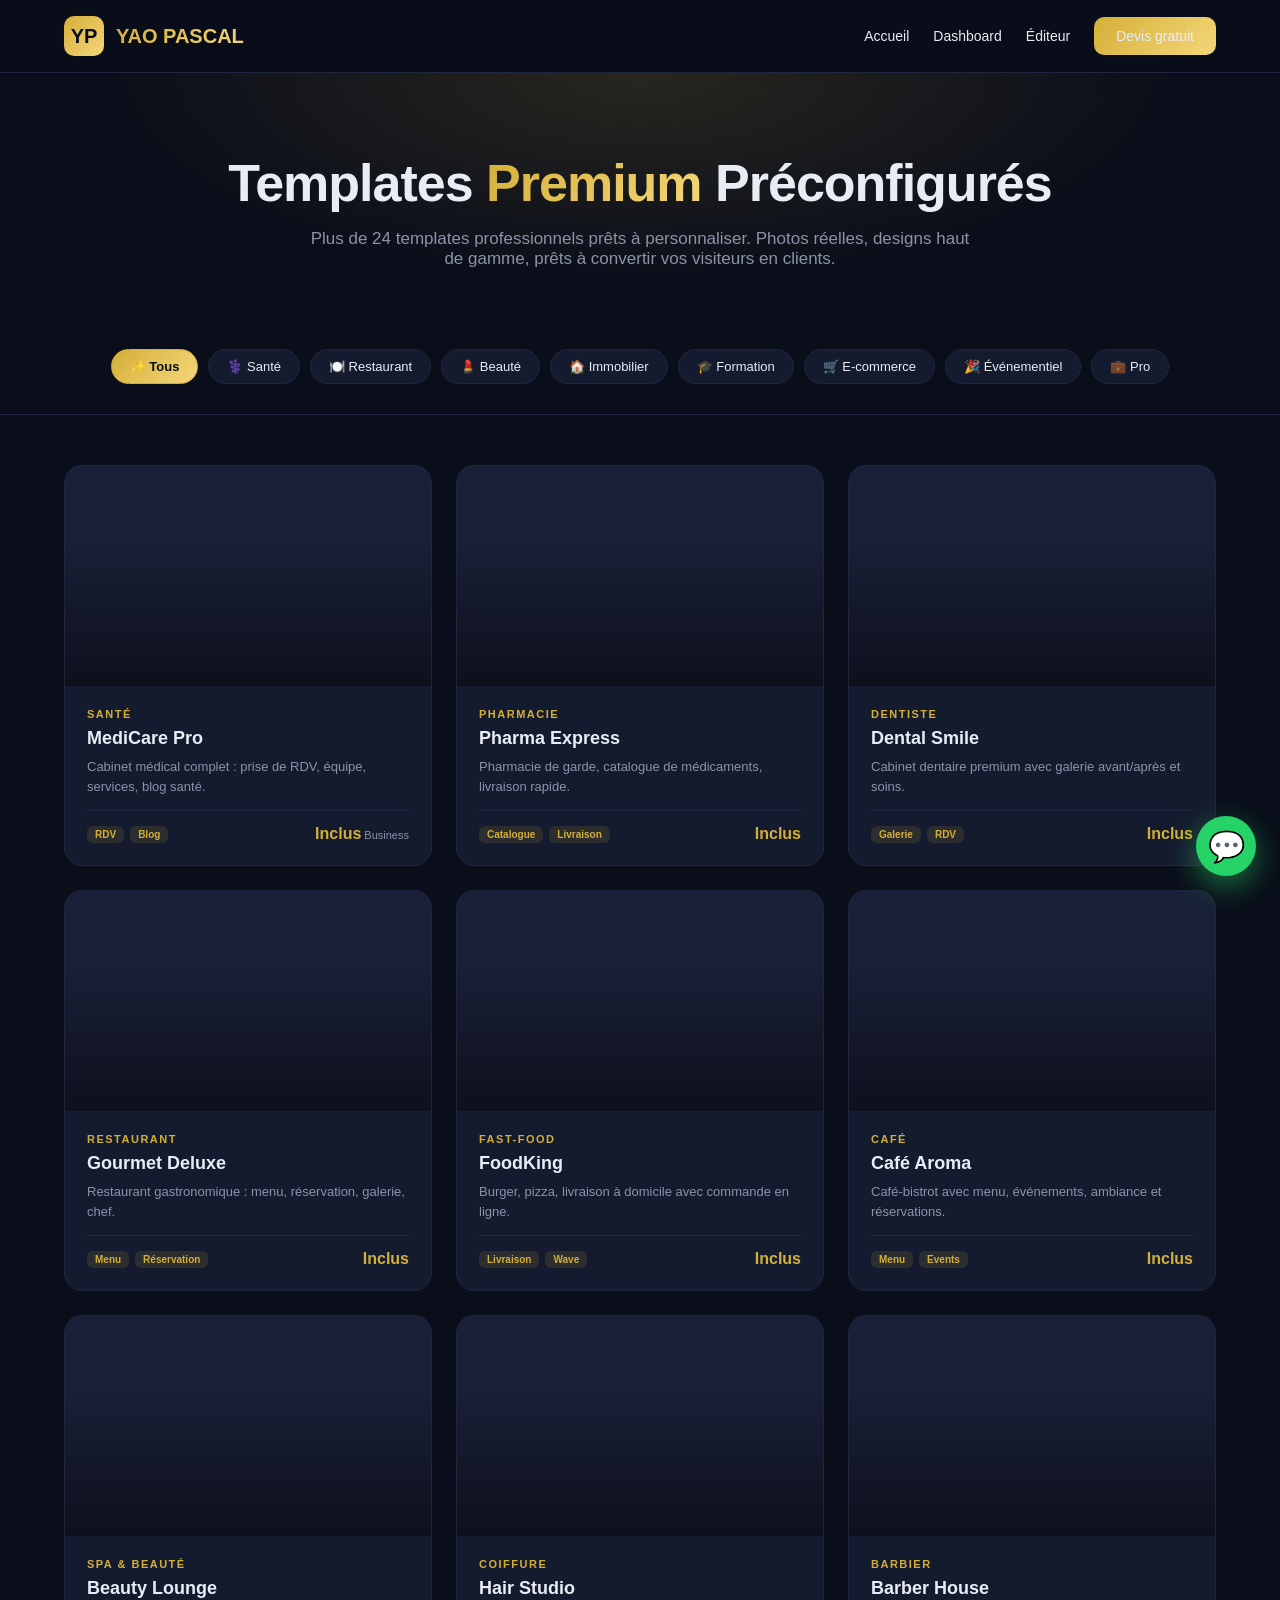
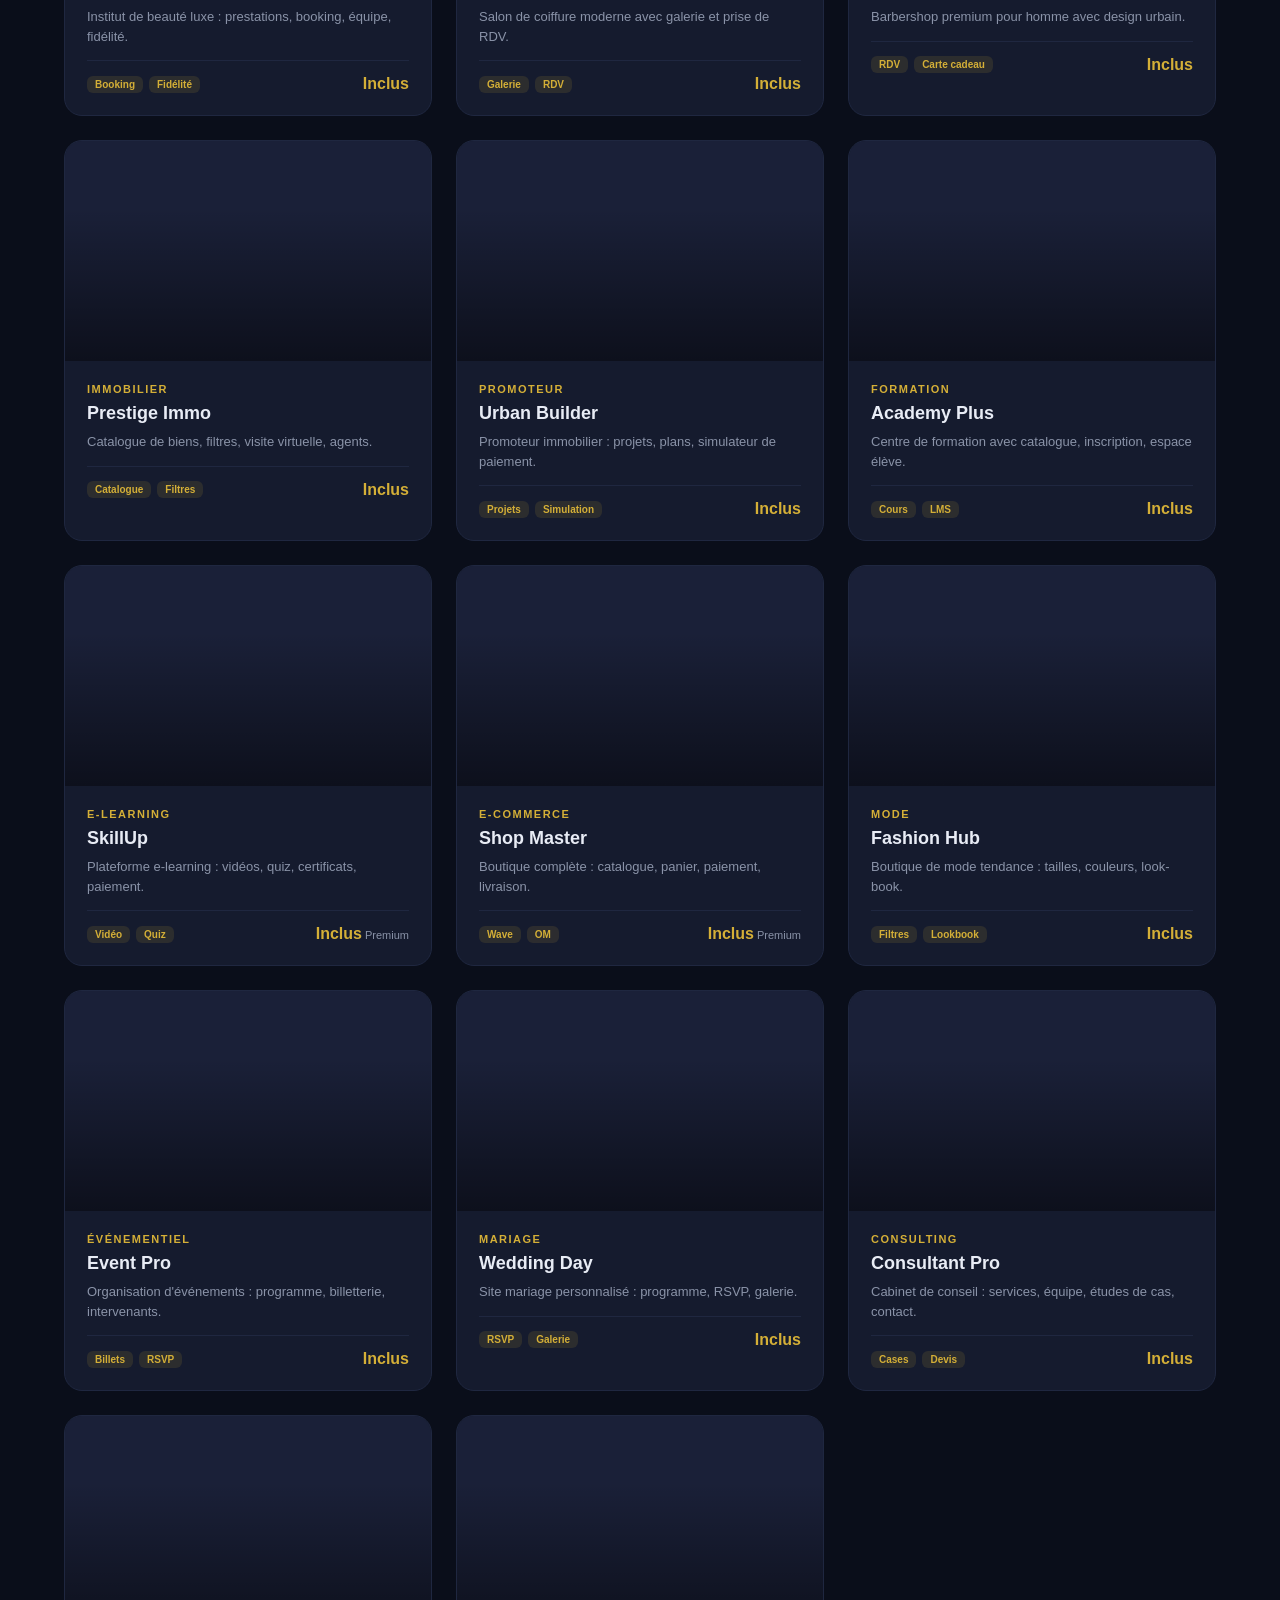
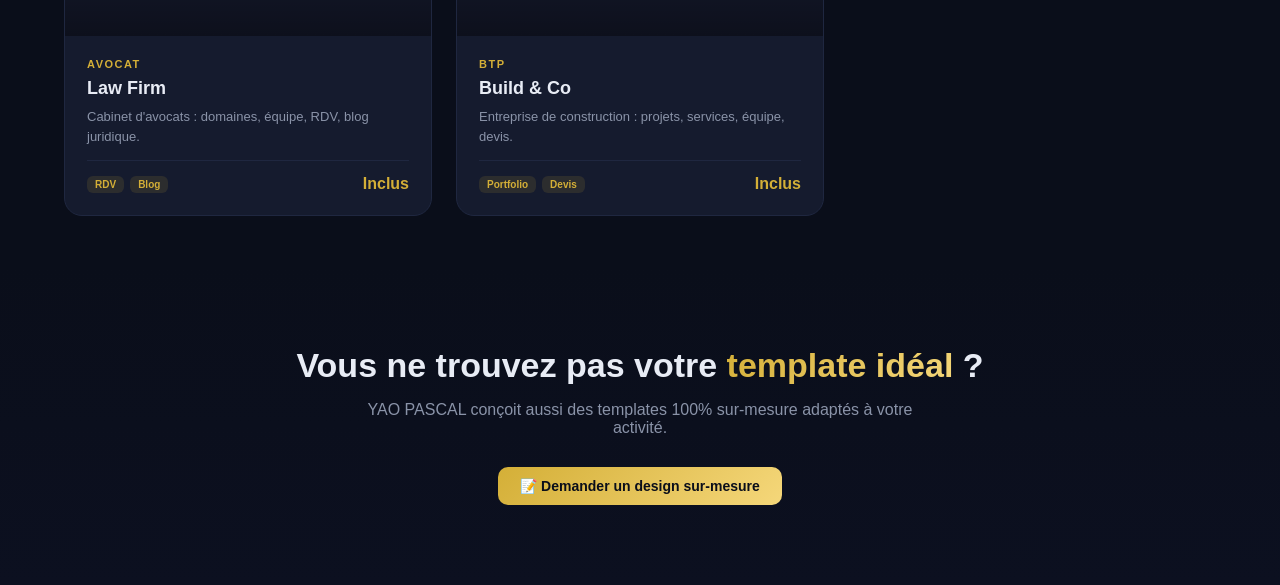
<file: templates.html>
<!DOCTYPE html>
<html lang="fr">
<head>
<meta charset="UTF-8">
<meta name="viewport" content="width=device-width,initial-scale=1">
<title>Templates Premium — YAO PASCAL</title>
<style>
*{margin:0;padding:0;box-sizing:border-box;font-family:'Segoe UI',sans-serif}
:root{--bg:#0a0e1a;--card:#151b2e;--gold:#d4af37;--gold2:#f5d77a;--text:#e8ecf5;--muted:#8a93a8;--border:#1f2740;--grad:linear-gradient(135deg,#d4af37,#f5d77a)}
body{background:var(--bg);color:var(--text);min-height:100vh}

.nav{position:sticky;top:0;z-index:100;background:rgba(10,14,26,.92);backdrop-filter:blur(20px);border-bottom:1px solid var(--border);padding:16px 5%;display:flex;justify-content:space-between;align-items:center}
.logo{display:flex;align-items:center;gap:12px;font-size:20px;font-weight:800;text-decoration:none;color:var(--text)}
.logo-icon{width:40px;height:40px;background:var(--grad);border-radius:10px;display:flex;align-items:center;justify-content:center;color:#0a0e1a;font-weight:900}
.logo span{background:var(--grad);-webkit-background-clip:text;-webkit-text-fill-color:transparent}
.nav-links{display:flex;gap:24px;list-style:none;align-items:center}
.nav-links a{color:var(--text);text-decoration:none;font-size:14px;font-weight:500}
.nav-links a:hover{color:var(--gold)}
.btn{padding:11px 22px;border-radius:10px;font-weight:600;text-decoration:none;display:inline-block;transition:.3s;border:none;cursor:pointer;font-size:14px}
.btn-primary{background:var(--grad);color:#0a0e1a}

.hero{padding:80px 5% 50px;text-align:center;background:radial-gradient(ellipse at top,rgba(212,175,55,.15),transparent 60%)}
.hero h1{font-size:clamp(32px,5vw,52px);font-weight:800;margin-bottom:16px;letter-spacing:-1px}
.hero h1 span{background:var(--grad);-webkit-background-clip:text;-webkit-text-fill-color:transparent}
.hero p{color:var(--muted);font-size:17px;max-width:680px;margin:0 auto}

.filters{padding:30px 5%;display:flex;gap:10px;flex-wrap:wrap;justify-content:center;border-bottom:1px solid var(--border)}
.filter{padding:9px 18px;background:var(--card);border:1px solid var(--border);border-radius:30px;color:var(--text);font-size:13px;cursor:pointer;transition:.3s;font-weight:500}
.filter:hover{border-color:var(--gold)}
.filter.active{background:var(--grad);color:#0a0e1a;border-color:var(--gold);font-weight:700}

.gallery{padding:50px 5%;display:grid;grid-template-columns:repeat(auto-fill,minmax(320px,1fr));gap:24px;max-width:1400px;margin:0 auto}
.tpl-card{background:var(--card);border:1px solid var(--border);border-radius:18px;overflow:hidden;transition:.4s;cursor:pointer}
.tpl-card:hover{transform:translateY(-8px);border-color:var(--gold);box-shadow:0 25px 60px rgba(0,0,0,.5)}
.tpl-preview{height:220px;position:relative;overflow:hidden;background-size:cover;background-position:center;background-color:#1a2038}
.tpl-preview::after{content:'';position:absolute;inset:0;background:linear-gradient(180deg,transparent 30%,rgba(0,0,0,.5));z-index:1}
.tpl-overlay{position:absolute;inset:0;display:flex;align-items:center;justify-content:center;background:rgba(10,14,26,.85);opacity:0;transition:.3s;gap:10px;z-index:3}
.tpl-card:hover .tpl-overlay{opacity:1}
.tpl-overlay .btn{font-size:13px;padding:9px 16px}
.btn-w{background:white;color:#0a0e1a}
.tpl-body{padding:22px}
.tpl-cat{font-size:11px;color:var(--gold);text-transform:uppercase;letter-spacing:1.5px;font-weight:700;margin-bottom:8px}
.tpl-title{font-size:18px;font-weight:700;margin-bottom:8px}
.tpl-desc{color:var(--muted);font-size:13px;margin-bottom:14px;line-height:1.5}
.tpl-foot{display:flex;justify-content:space-between;align-items:center;padding-top:14px;border-top:1px solid var(--border)}
.tpl-tags{display:flex;gap:6px;flex-wrap:wrap}
.tpl-tag{font-size:10px;padding:3px 8px;background:rgba(212,175,55,.12);color:var(--gold);border-radius:6px;font-weight:600}
.tpl-price{font-weight:700;color:var(--gold)}
.tpl-price small{color:var(--muted);font-weight:400;font-size:11px}

.cta-bottom{padding:80px 5%;text-align:center;background:linear-gradient(180deg,var(--bg),#0c1020)}
.cta-bottom h2{font-size:34px;margin-bottom:16px;font-weight:800}
.cta-bottom p{color:var(--muted);margin-bottom:30px;max-width:600px;margin-left:auto;margin-right:auto}

.wa-float{position:fixed;bottom:24px;right:24px;width:60px;height:60px;background:#25d366;border-radius:50%;display:flex;align-items:center;justify-content:center;font-size:30px;text-decoration:none;box-shadow:0 10px 30px rgba(37,211,102,.5);z-index:999}

@media(max-width:700px){
  .nav-links li:nth-child(-n+3){display:none}
}
</style>
</head>
<body>

<nav class="nav">
  <a href="index.html" class="logo"><div class="logo-icon">YP</div><span>YAO PASCAL</span></a>
  <ul class="nav-links">
    <li><a href="index.html">Accueil</a></li>
    <li><a href="dashboard.html">Dashboard</a></li>
    <li><a href="editor.html">Éditeur</a></li>
    <li><a href="devis.html" class="btn btn-primary">Devis gratuit</a></li>
  </ul>
</nav>

<div class="hero">
  <h1>Templates <span>Premium</span> Préconfigurés</h1>
  <p>Plus de 24 templates professionnels prêts à personnaliser. Photos réelles, designs haut de gamme, prêts à convertir vos visiteurs en clients.</p>
</div>

<div class="filters">
  <button class="filter active" data-cat="all">✨ Tous</button>
  <button class="filter" data-cat="sante">⚕️ Santé</button>
  <button class="filter" data-cat="resto">🍽️ Restaurant</button>
  <button class="filter" data-cat="beaute">💄 Beauté</button>
  <button class="filter" data-cat="immo">🏠 Immobilier</button>
  <button class="filter" data-cat="form">🎓 Formation</button>
  <button class="filter" data-cat="ecom">🛒 E-commerce</button>
  <button class="filter" data-cat="event">🎉 Événementiel</button>
  <button class="filter" data-cat="pro">💼 Pro</button>
</div>

<div class="gallery" id="gallery">

  <!-- SANTE -->
  <div class="tpl-card" data-cat="sante">
    <div class="tpl-preview" style="background-image:url('https://images.unsplash.com/photo-1576091160550-2173dba999ef?w=800&q=80')">
      <div class="tpl-overlay"><a href="demos/sante.html" target="_blank" class="btn btn-w">👁️ Aperçu</a><a href="devis.html?tpl=sante-pro" class="btn btn-primary">Choisir</a></div>
    </div>
    <div class="tpl-body"><div class="tpl-cat">Santé</div><h3 class="tpl-title">MediCare Pro</h3><p class="tpl-desc">Cabinet médical complet : prise de RDV, équipe, services, blog santé.</p>
      <div class="tpl-foot"><div class="tpl-tags"><span class="tpl-tag">RDV</span><span class="tpl-tag">Blog</span></div><div class="tpl-price">Inclus<small> Business</small></div></div>
    </div>
  </div>

  <div class="tpl-card" data-cat="sante">
    <div class="tpl-preview" style="background-image:url('https://images.unsplash.com/photo-1587854692152-cbe660dbde88?w=800&q=80')">
      <div class="tpl-overlay"><a href="demos/sante.html" target="_blank" class="btn btn-w">👁️ Aperçu</a><a href="devis.html?tpl=pharma" class="btn btn-primary">Choisir</a></div>
    </div>
    <div class="tpl-body"><div class="tpl-cat">Pharmacie</div><h3 class="tpl-title">Pharma Express</h3><p class="tpl-desc">Pharmacie de garde, catalogue de médicaments, livraison rapide.</p>
      <div class="tpl-foot"><div class="tpl-tags"><span class="tpl-tag">Catalogue</span><span class="tpl-tag">Livraison</span></div><div class="tpl-price">Inclus</div></div>
    </div>
  </div>

  <div class="tpl-card" data-cat="sante">
    <div class="tpl-preview" style="background-image:url('https://images.unsplash.com/photo-1606811971618-4486d14f3f99?w=800&q=80')">
      <div class="tpl-overlay"><a href="demos/sante.html" target="_blank" class="btn btn-w">👁️ Aperçu</a><a href="devis.html?tpl=dentiste" class="btn btn-primary">Choisir</a></div>
    </div>
    <div class="tpl-body"><div class="tpl-cat">Dentiste</div><h3 class="tpl-title">Dental Smile</h3><p class="tpl-desc">Cabinet dentaire premium avec galerie avant/après et soins.</p>
      <div class="tpl-foot"><div class="tpl-tags"><span class="tpl-tag">Galerie</span><span class="tpl-tag">RDV</span></div><div class="tpl-price">Inclus</div></div>
    </div>
  </div>

  <!-- RESTO -->
  <div class="tpl-card" data-cat="resto">
    <div class="tpl-preview" style="background-image:url('https://images.unsplash.com/photo-1517248135467-4c7edcad34c4?w=800&q=80')">
      <div class="tpl-overlay"><a href="demos/restaurant.html" target="_blank" class="btn btn-w">👁️ Aperçu</a><a href="devis.html?tpl=resto" class="btn btn-primary">Choisir</a></div>
    </div>
    <div class="tpl-body"><div class="tpl-cat">Restaurant</div><h3 class="tpl-title">Gourmet Deluxe</h3><p class="tpl-desc">Restaurant gastronomique : menu, réservation, galerie, chef.</p>
      <div class="tpl-foot"><div class="tpl-tags"><span class="tpl-tag">Menu</span><span class="tpl-tag">Réservation</span></div><div class="tpl-price">Inclus</div></div>
    </div>
  </div>

  <div class="tpl-card" data-cat="resto">
    <div class="tpl-preview" style="background-image:url('https://images.unsplash.com/photo-1568901346375-23c9450c58cd?w=800&q=80')">
      <div class="tpl-overlay"><a href="demos/restaurant.html" target="_blank" class="btn btn-w">👁️ Aperçu</a><a href="devis.html?tpl=fastfood" class="btn btn-primary">Choisir</a></div>
    </div>
    <div class="tpl-body"><div class="tpl-cat">Fast-food</div><h3 class="tpl-title">FoodKing</h3><p class="tpl-desc">Burger, pizza, livraison à domicile avec commande en ligne.</p>
      <div class="tpl-foot"><div class="tpl-tags"><span class="tpl-tag">Livraison</span><span class="tpl-tag">Wave</span></div><div class="tpl-price">Inclus</div></div>
    </div>
  </div>

  <div class="tpl-card" data-cat="resto">
    <div class="tpl-preview" style="background-image:url('https://images.unsplash.com/photo-1495474472287-4d71bcdd2085?w=800&q=80')">
      <div class="tpl-overlay"><a href="demos/restaurant.html" target="_blank" class="btn btn-w">👁️ Aperçu</a><a href="devis.html?tpl=cafe" class="btn btn-primary">Choisir</a></div>
    </div>
    <div class="tpl-body"><div class="tpl-cat">Café</div><h3 class="tpl-title">Café Aroma</h3><p class="tpl-desc">Café-bistrot avec menu, événements, ambiance et réservations.</p>
      <div class="tpl-foot"><div class="tpl-tags"><span class="tpl-tag">Menu</span><span class="tpl-tag">Events</span></div><div class="tpl-price">Inclus</div></div>
    </div>
  </div>

  <!-- BEAUTÉ -->
  <div class="tpl-card" data-cat="beaute">
    <div class="tpl-preview" style="background-image:url('https://images.unsplash.com/photo-1540555700478-4be289fbecef?w=800&q=80')">
      <div class="tpl-overlay"><a href="demos/beaute.html" target="_blank" class="btn btn-w">👁️ Aperçu</a><a href="devis.html?tpl=spa" class="btn btn-primary">Choisir</a></div>
    </div>
    <div class="tpl-body"><div class="tpl-cat">Spa & Beauté</div><h3 class="tpl-title">Beauty Lounge</h3><p class="tpl-desc">Institut de beauté luxe : prestations, booking, équipe, fidélité.</p>
      <div class="tpl-foot"><div class="tpl-tags"><span class="tpl-tag">Booking</span><span class="tpl-tag">Fidélité</span></div><div class="tpl-price">Inclus</div></div>
    </div>
  </div>

  <div class="tpl-card" data-cat="beaute">
    <div class="tpl-preview" style="background-image:url('https://images.unsplash.com/photo-1562322140-8baeececf3df?w=800&q=80')">
      <div class="tpl-overlay"><a href="demos/beaute.html" target="_blank" class="btn btn-w">👁️ Aperçu</a><a href="devis.html?tpl=coiffure" class="btn btn-primary">Choisir</a></div>
    </div>
    <div class="tpl-body"><div class="tpl-cat">Coiffure</div><h3 class="tpl-title">Hair Studio</h3><p class="tpl-desc">Salon de coiffure moderne avec galerie et prise de RDV.</p>
      <div class="tpl-foot"><div class="tpl-tags"><span class="tpl-tag">Galerie</span><span class="tpl-tag">RDV</span></div><div class="tpl-price">Inclus</div></div>
    </div>
  </div>

  <div class="tpl-card" data-cat="beaute">
    <div class="tpl-preview" style="background-image:url('https://images.unsplash.com/photo-1503951914875-452162b0f3f1?w=800&q=80')">
      <div class="tpl-overlay"><a href="demos/beaute.html" target="_blank" class="btn btn-w">👁️ Aperçu</a><a href="devis.html?tpl=barber" class="btn btn-primary">Choisir</a></div>
    </div>
    <div class="tpl-body"><div class="tpl-cat">Barbier</div><h3 class="tpl-title">Barber House</h3><p class="tpl-desc">Barbershop premium pour homme avec design urbain.</p>
      <div class="tpl-foot"><div class="tpl-tags"><span class="tpl-tag">RDV</span><span class="tpl-tag">Carte cadeau</span></div><div class="tpl-price">Inclus</div></div>
    </div>
  </div>

  <!-- IMMO -->
  <div class="tpl-card" data-cat="immo">
    <div class="tpl-preview" style="background-image:url('https://images.unsplash.com/photo-1568605114967-8130f3a36994?w=800&q=80')">
      <div class="tpl-overlay"><a href="demos/immobilier.html" target="_blank" class="btn btn-w">👁️ Aperçu</a><a href="devis.html?tpl=immo" class="btn btn-primary">Choisir</a></div>
    </div>
    <div class="tpl-body"><div class="tpl-cat">Immobilier</div><h3 class="tpl-title">Prestige Immo</h3><p class="tpl-desc">Catalogue de biens, filtres, visite virtuelle, agents.</p>
      <div class="tpl-foot"><div class="tpl-tags"><span class="tpl-tag">Catalogue</span><span class="tpl-tag">Filtres</span></div><div class="tpl-price">Inclus</div></div>
    </div>
  </div>

  <div class="tpl-card" data-cat="immo">
    <div class="tpl-preview" style="background-image:url('https://images.unsplash.com/photo-1545324418-cc1a3fa10c00?w=800&q=80')">
      <div class="tpl-overlay"><a href="demos/immobilier.html" target="_blank" class="btn btn-w">👁️ Aperçu</a><a href="devis.html?tpl=promoteur" class="btn btn-primary">Choisir</a></div>
    </div>
    <div class="tpl-body"><div class="tpl-cat">Promoteur</div><h3 class="tpl-title">Urban Builder</h3><p class="tpl-desc">Promoteur immobilier : projets, plans, simulateur de paiement.</p>
      <div class="tpl-foot"><div class="tpl-tags"><span class="tpl-tag">Projets</span><span class="tpl-tag">Simulation</span></div><div class="tpl-price">Inclus</div></div>
    </div>
  </div>

  <!-- FORMATION -->
  <div class="tpl-card" data-cat="form">
    <div class="tpl-preview" style="background-image:url('https://images.unsplash.com/photo-1522202176988-66273c2fd55f?w=800&q=80')">
      <div class="tpl-overlay"><a href="demos/formation.html" target="_blank" class="btn btn-w">👁️ Aperçu</a><a href="devis.html?tpl=formation" class="btn btn-primary">Choisir</a></div>
    </div>
    <div class="tpl-body"><div class="tpl-cat">Formation</div><h3 class="tpl-title">Academy Plus</h3><p class="tpl-desc">Centre de formation avec catalogue, inscription, espace élève.</p>
      <div class="tpl-foot"><div class="tpl-tags"><span class="tpl-tag">Cours</span><span class="tpl-tag">LMS</span></div><div class="tpl-price">Inclus</div></div>
    </div>
  </div>

  <div class="tpl-card" data-cat="form">
    <div class="tpl-preview" style="background-image:url('https://images.unsplash.com/photo-1571260899304-425eee4c7efc?w=800&q=80')">
      <div class="tpl-overlay"><a href="demos/formation.html" target="_blank" class="btn btn-w">👁️ Aperçu</a><a href="devis.html?tpl=elearning" class="btn btn-primary">Choisir</a></div>
    </div>
    <div class="tpl-body"><div class="tpl-cat">E-learning</div><h3 class="tpl-title">SkillUp</h3><p class="tpl-desc">Plateforme e-learning : vidéos, quiz, certificats, paiement.</p>
      <div class="tpl-foot"><div class="tpl-tags"><span class="tpl-tag">Vidéo</span><span class="tpl-tag">Quiz</span></div><div class="tpl-price">Inclus<small> Premium</small></div></div>
    </div>
  </div>

  <!-- ECOMMERCE -->
  <div class="tpl-card" data-cat="ecom">
    <div class="tpl-preview" style="background-image:url('https://images.unsplash.com/photo-1607082348824-0a96f2a4b9da?w=800&q=80')">
      <div class="tpl-overlay"><a href="demos/ecommerce.html" target="_blank" class="btn btn-w">👁️ Aperçu</a><a href="devis.html?tpl=shop" class="btn btn-primary">Choisir</a></div>
    </div>
    <div class="tpl-body"><div class="tpl-cat">E-commerce</div><h3 class="tpl-title">Shop Master</h3><p class="tpl-desc">Boutique complète : catalogue, panier, paiement, livraison.</p>
      <div class="tpl-foot"><div class="tpl-tags"><span class="tpl-tag">Wave</span><span class="tpl-tag">OM</span></div><div class="tpl-price">Inclus<small> Premium</small></div></div>
    </div>
  </div>

  <div class="tpl-card" data-cat="ecom">
    <div class="tpl-preview" style="background-image:url('https://images.unsplash.com/photo-1483985988355-763728e1935b?w=800&q=80')">
      <div class="tpl-overlay"><a href="demos/ecommerce.html" target="_blank" class="btn btn-w">👁️ Aperçu</a><a href="devis.html?tpl=mode" class="btn btn-primary">Choisir</a></div>
    </div>
    <div class="tpl-body"><div class="tpl-cat">Mode</div><h3 class="tpl-title">Fashion Hub</h3><p class="tpl-desc">Boutique de mode tendance : tailles, couleurs, look-book.</p>
      <div class="tpl-foot"><div class="tpl-tags"><span class="tpl-tag">Filtres</span><span class="tpl-tag">Lookbook</span></div><div class="tpl-price">Inclus</div></div>
    </div>
  </div>

  <!-- EVENT -->
  <div class="tpl-card" data-cat="event">
    <div class="tpl-preview" style="background-image:url('https://images.unsplash.com/photo-1492684223066-81342ee5ff30?w=800&q=80')">
      <div class="tpl-overlay"><a href="#" class="btn btn-w">👁️ Aperçu</a><a href="devis.html?tpl=event" class="btn btn-primary">Choisir</a></div>
    </div>
    <div class="tpl-body"><div class="tpl-cat">Événementiel</div><h3 class="tpl-title">Event Pro</h3><p class="tpl-desc">Organisation d'événements : programme, billetterie, intervenants.</p>
      <div class="tpl-foot"><div class="tpl-tags"><span class="tpl-tag">Billets</span><span class="tpl-tag">RSVP</span></div><div class="tpl-price">Inclus</div></div>
    </div>
  </div>

  <div class="tpl-card" data-cat="event">
    <div class="tpl-preview" style="background-image:url('https://images.unsplash.com/photo-1519741497674-611481863552?w=800&q=80')">
      <div class="tpl-overlay"><a href="#" class="btn btn-w">👁️ Aperçu</a><a href="devis.html?tpl=mariage" class="btn btn-primary">Choisir</a></div>
    </div>
    <div class="tpl-body"><div class="tpl-cat">Mariage</div><h3 class="tpl-title">Wedding Day</h3><p class="tpl-desc">Site mariage personnalisé : programme, RSVP, galerie.</p>
      <div class="tpl-foot"><div class="tpl-tags"><span class="tpl-tag">RSVP</span><span class="tpl-tag">Galerie</span></div><div class="tpl-price">Inclus</div></div>
    </div>
  </div>

  <!-- PRO -->
  <div class="tpl-card" data-cat="pro">
    <div class="tpl-preview" style="background-image:url('https://images.unsplash.com/photo-1556761175-5973dc0f32e7?w=800&q=80')">
      <div class="tpl-overlay"><a href="#" class="btn btn-w">👁️ Aperçu</a><a href="devis.html?tpl=consult" class="btn btn-primary">Choisir</a></div>
    </div>
    <div class="tpl-body"><div class="tpl-cat">Consulting</div><h3 class="tpl-title">Consultant Pro</h3><p class="tpl-desc">Cabinet de conseil : services, équipe, études de cas, contact.</p>
      <div class="tpl-foot"><div class="tpl-tags"><span class="tpl-tag">Cases</span><span class="tpl-tag">Devis</span></div><div class="tpl-price">Inclus</div></div>
    </div>
  </div>

  <div class="tpl-card" data-cat="pro">
    <div class="tpl-preview" style="background-image:url('https://images.unsplash.com/photo-1589216532372-1c2a367900d9?w=800&q=80')">
      <div class="tpl-overlay"><a href="#" class="btn btn-w">👁️ Aperçu</a><a href="devis.html?tpl=avocat" class="btn btn-primary">Choisir</a></div>
    </div>
    <div class="tpl-body"><div class="tpl-cat">Avocat</div><h3 class="tpl-title">Law Firm</h3><p class="tpl-desc">Cabinet d'avocats : domaines, équipe, RDV, blog juridique.</p>
      <div class="tpl-foot"><div class="tpl-tags"><span class="tpl-tag">RDV</span><span class="tpl-tag">Blog</span></div><div class="tpl-price">Inclus</div></div>
    </div>
  </div>

  <div class="tpl-card" data-cat="pro">
    <div class="tpl-preview" style="background-image:url('https://images.unsplash.com/photo-1503387762-592deb58ef4e?w=800&q=80')">
      <div class="tpl-overlay"><a href="#" class="btn btn-w">👁️ Aperçu</a><a href="devis.html?tpl=btp" class="btn btn-primary">Choisir</a></div>
    </div>
    <div class="tpl-body"><div class="tpl-cat">BTP</div><h3 class="tpl-title">Build & Co</h3><p class="tpl-desc">Entreprise de construction : projets, services, équipe, devis.</p>
      <div class="tpl-foot"><div class="tpl-tags"><span class="tpl-tag">Portfolio</span><span class="tpl-tag">Devis</span></div><div class="tpl-price">Inclus</div></div>
    </div>
  </div>

</div>

<section class="cta-bottom">
  <h2>Vous ne trouvez pas votre <span style="background:var(--grad);-webkit-background-clip:text;-webkit-text-fill-color:transparent">template idéal</span> ?</h2>
  <p>YAO PASCAL conçoit aussi des templates 100% sur-mesure adaptés à votre activité.</p>
  <a href="devis.html" class="btn btn-primary">📝 Demander un design sur-mesure</a>
</section>

<a href="https://wa.me/2250554767664" target="_blank" class="wa-float">💬</a>

<script>
const filters=document.querySelectorAll('.filter');
const cards=document.querySelectorAll('.tpl-card');
filters.forEach(f=>f.addEventListener('click',()=>{
  filters.forEach(x=>x.classList.remove('active'));
  f.classList.add('active');
  const cat=f.dataset.cat;
  cards.forEach(c=>c.style.display=(cat==='all'||c.dataset.cat===cat)?'block':'none');
}));
</script>
</body>
</html>
</file>
